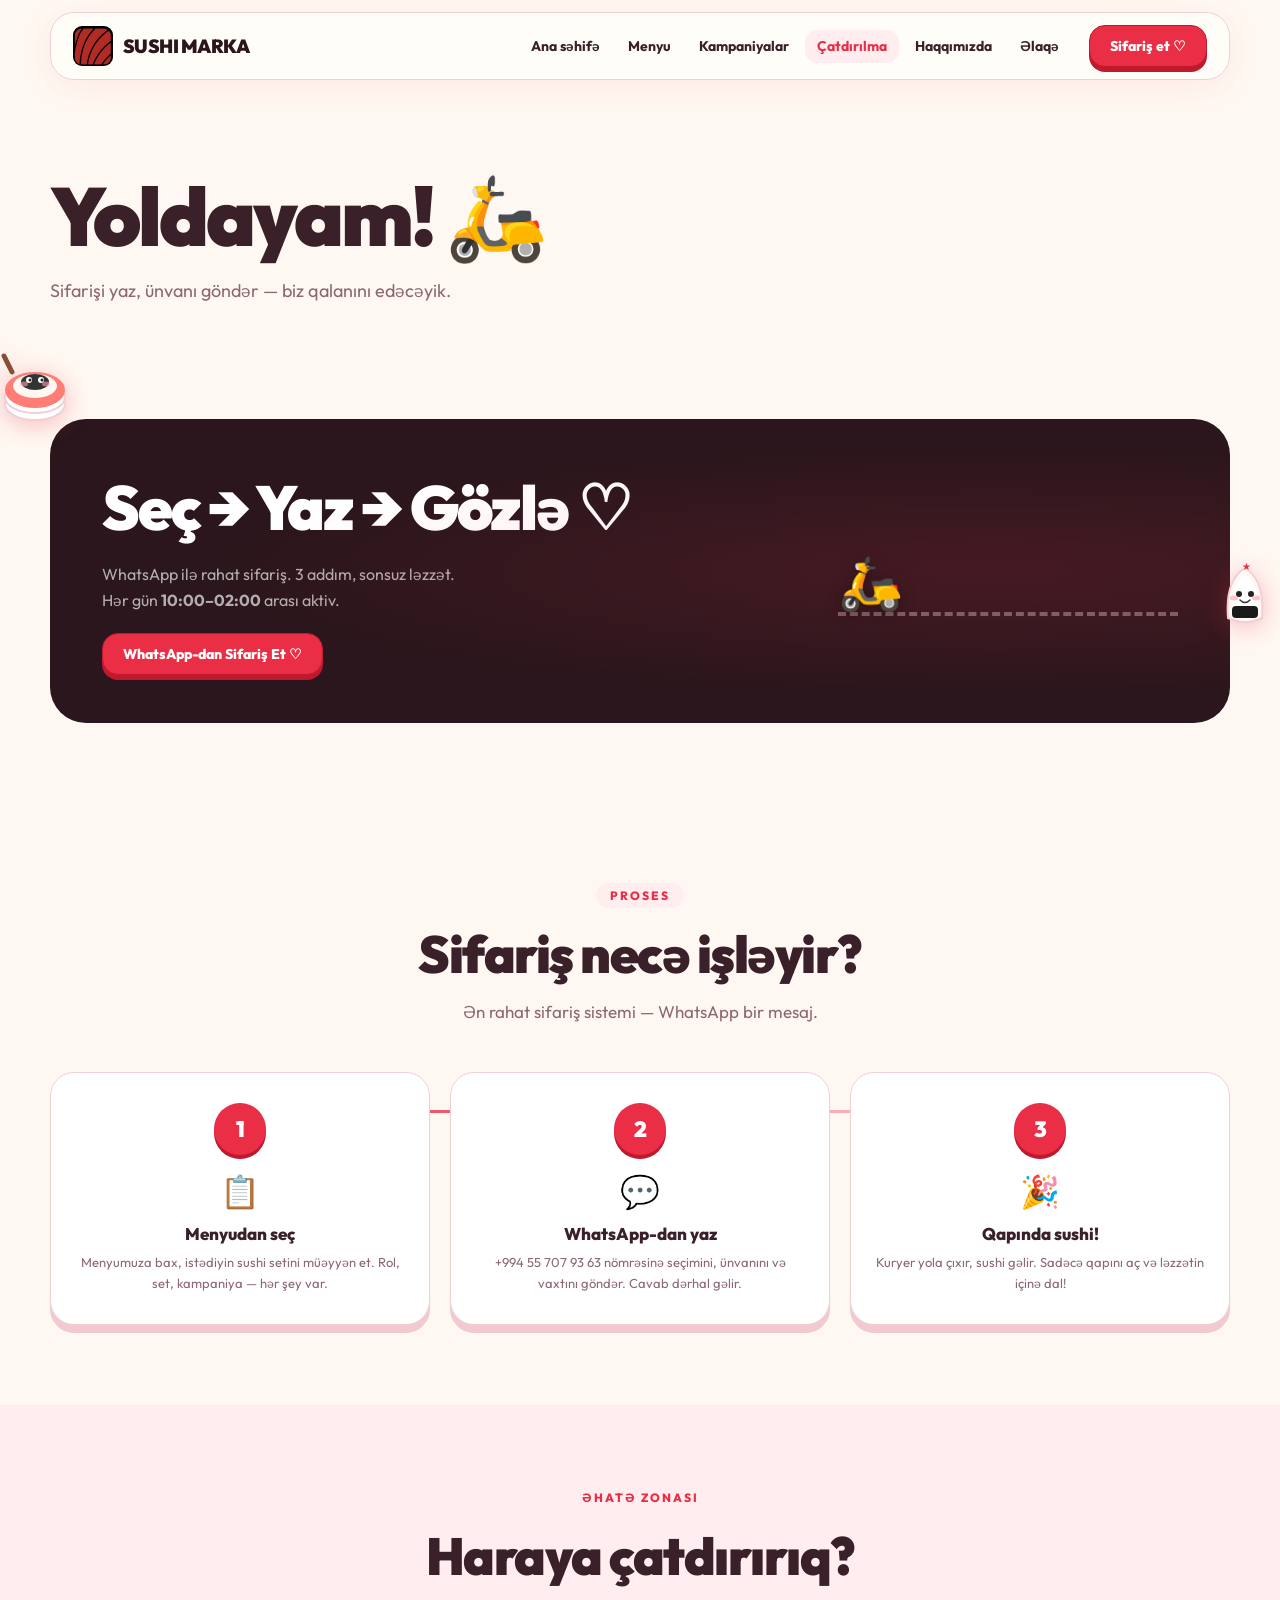
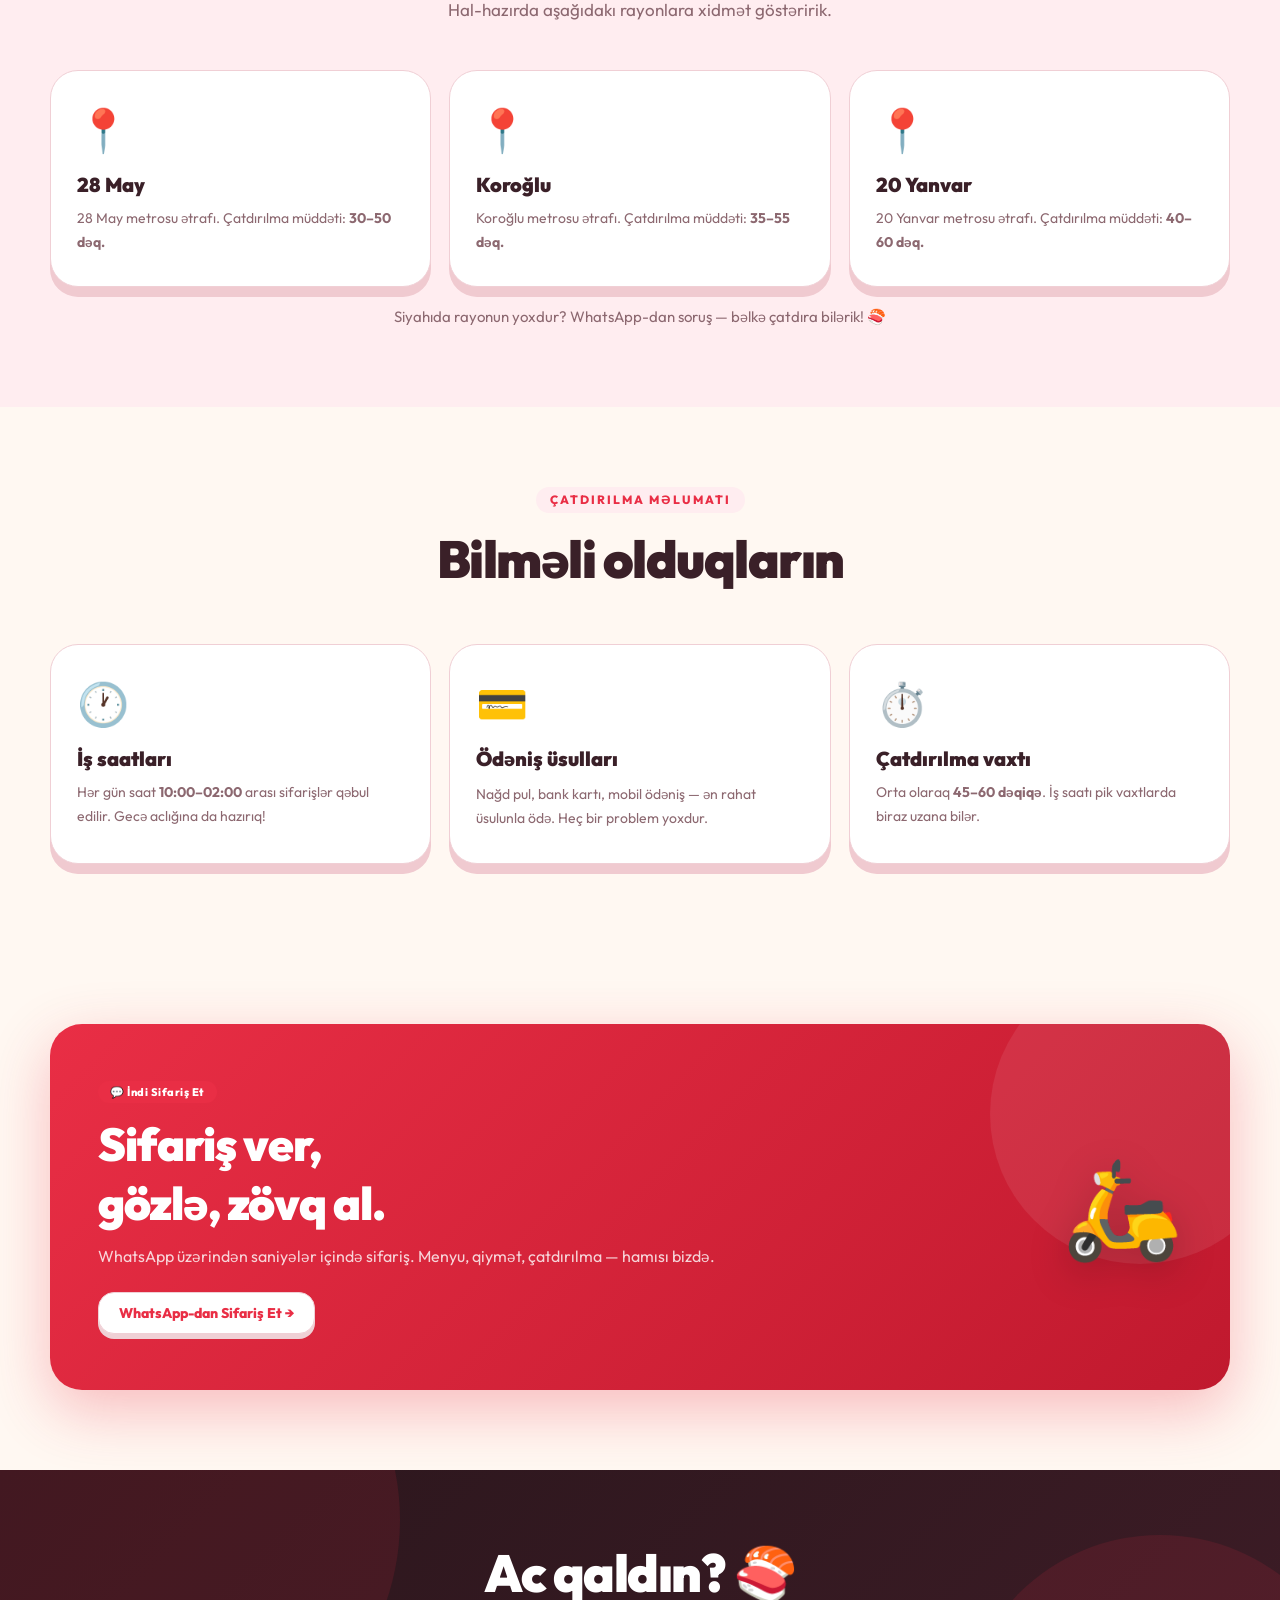
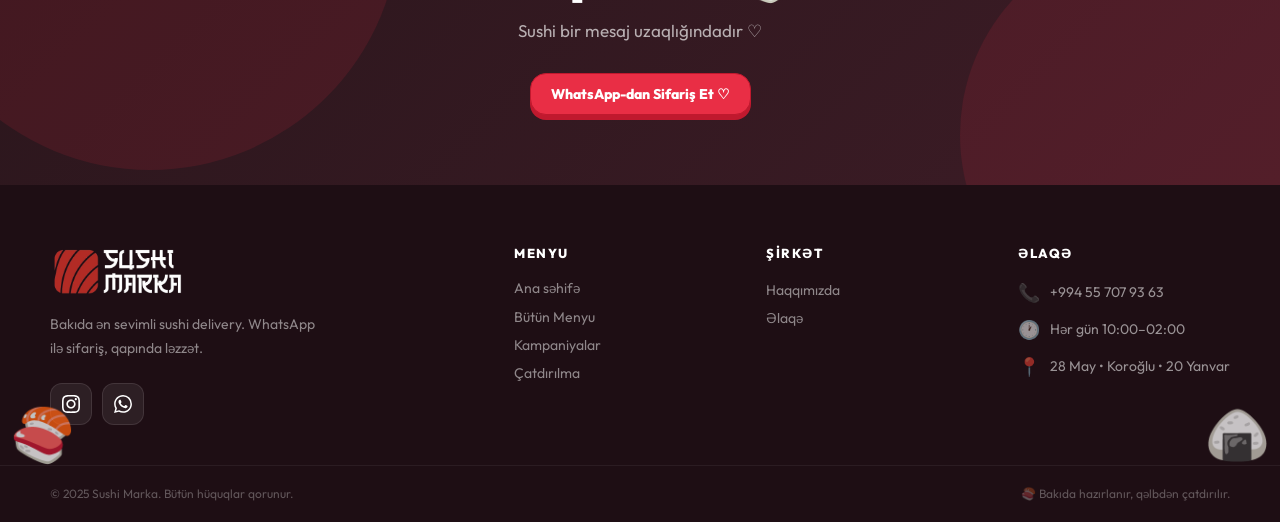
<file: catdirilma.html>
﻿<!doctype html>
<html lang="az">
<head>
  <meta charset="utf-8">
  <meta name="viewport" content="width=device-width,initial-scale=1">
  <title>Çatdırılma | Sushi Marka</title>
  <meta name="description" content="Sushi Marka çatdırılma məlumatı — 28 May, Koroğlu, 20 Yanvar rayonlarına hər gün 10:00-02:00.">
  <link rel="icon" href="assets/images/favicon.png" type="image/png">
  <link rel="stylesheet" href="style.css">
  <style>
    .delivery-full {
      background: var(--dark2);
      border-radius: 36px;
      padding: 52px;
      color: white;
      position: relative;
      overflow: hidden;
      margin-bottom: 28px;
    }
    .delivery-full::before {
      content: '';
      position: absolute;
      inset: 0;
      background: radial-gradient(ellipse at 80% 30%, rgba(233,46,69,.18) 0%, transparent 60%);
      pointer-events: none;
    }
    .delivery-full h2 { font-size: clamp(36px,5vw,58px); font-weight:900; letter-spacing:-2px; margin-bottom:14px; }
    .delivery-full p  { color: rgba(255,255,255,.65); font-size:16px; line-height:1.7; max-width:520px; }
  </style>
</head>
<body>

<header>
  <div class="wrap nav">
    <a class="brand" href="index.html"><img class="brand-icon" src="assets/images/logo-icon.png" alt="Sushi Marka"><span class="brand-text">SUSHI MARKA</span></a>
    <nav class="links">
      <a href="index.html">Ana səhifə</a>
      <a href="menu.html">Menyu</a>
      <a href="kampaniyalar.html">Kampaniyalar</a>
      <a href="catdirilma.html" class="active">Çatdırılma</a>
      <a href="haqqimizda.html">Haqqımızda</a>
      <a href="elaqe.html">Əlaqə</a>
    </nav>
    <a class="btn red" href="https://wa.me/994557079363" target="_blank">Sifariş et ♡</a>
    <button class="hamburger" type="button" aria-label="Menyunu aç" aria-expanded="false">
      <span></span><span></span><span></span>
    </button>
  </div>
</header>

<div class="peek left" aria-hidden="true">
  <svg viewBox="0 0 70 80" xmlns="http://www.w3.org/2000/svg">
    <ellipse cx="35" cy="62" rx="30" ry="16" fill="#fff" stroke="#f0cfd5" stroke-width="2"/>
    <ellipse cx="35" cy="55" rx="30" ry="16" fill="#fff" stroke="#f0cfd5" stroke-width="2"/>
    <ellipse cx="35" cy="48" rx="30" ry="18" fill="#ff7d75"/>
    <ellipse cx="35" cy="44" rx="22" ry="12" fill="#fff8f2"/>
    <ellipse cx="35" cy="40" rx="14" ry="8" fill="#333"/>
    <circle cx="29" cy="38" r="3" fill="white"/><circle cx="41" cy="38" r="3" fill="white"/>
    <circle cx="30" cy="38" r="1.5" fill="#222"/><circle cx="42" cy="38" r="1.5" fill="#222"/>
    <ellipse cx="24" cy="42" rx="4" ry="2.5" fill="#ff9cab" opacity=".6"/>
    <ellipse cx="46" cy="42" rx="4" ry="2.5" fill="#ff9cab" opacity=".6"/>
    <path d="M31 44 Q35 48 39 44" stroke="#333" stroke-width="1.5" fill="none" stroke-linecap="round"/>
    <line x1="12" y1="30" x2="4" y2="14" stroke="#875033" stroke-width="5" stroke-linecap="round"/>
  </svg>
</div>
<div class="peek right" aria-hidden="true">
  <svg viewBox="0 0 70 80" xmlns="http://www.w3.org/2000/svg">
    <path d="M35 10 Q55 22 52 60 Q35 68 18 60 Q15 22 35 10Z" fill="#fff8f2" stroke="#f0cfd5" stroke-width="2"/>
    <path d="M35 16 Q50 26 48 58 Q35 64 22 58 Q20 26 35 16Z" fill="#fff"/>
    <rect x="22" y="48" width="26" height="12" rx="4" fill="#1a1a1a"/>
    <circle cx="29" cy="36" r="3" fill="#222"/><circle cx="41" cy="36" r="3" fill="#222"/>
    <ellipse cx="24" cy="40" rx="4" ry="2.5" fill="#ff9cab" opacity=".6"/>
    <ellipse cx="46" cy="40" rx="4" ry="2.5" fill="#ff9cab" opacity=".6"/>
    <path d="M30 42 Q35 47 40 42" stroke="#333" stroke-width="1.5" fill="none" stroke-linecap="round"/>
    <text x="32" y="12" font-size="10" fill="#e92e45">★</text>
  </svg>
</div>

<main>
  <div class="wrap pagehero">
    <h1>Yoldayam! 🛵</h1>
    <p>Sifarişi yaz, ünvanı göndər — biz qalanını edəcəyik.</p>
  </div>

  <!-- Delivery band animated -->
  <section>
    <div class="wrap">
      <div class="delivery-band fade-up">
        <div>
          <h2>Seç → Yaz → Gözlə ♡</h2>
          <p>WhatsApp ilə rahat sifariş. 3 addım, sonsuz ləzzət.<br>Hər gün <strong>10:00–02:00</strong> arası aktiv.</p>
          <br>
          <a class="btn red" href="https://wa.me/994557079363?text=Sifariş+etmək+istəyirəm" target="_blank">WhatsApp-dan Sifariş Et ♡</a>
        </div>
        <div class="road">
          <div class="scooter">🛵</div>
        </div>
      </div>
    </div>
  </section>

  <!-- How it works -->
  <section>
    <div class="wrap">
      <div class="title fade-up">
        <span class="tag">Proses</span>
        <h2>Sifariş necə işləyir?</h2>
        <p>Ən rahat sifariş sistemi — WhatsApp bir mesaj.</p>
      </div>
      <div class="steps">
        <div class="step fade-up">
          <div class="step-num">1</div>
          <span class="si">📋</span>
          <h3>Menyudan seç</h3>
          <p>Menyumuza bax, istədiyin sushi setini müəyyən et. Rol, set, kampaniya — hər şey var.</p>
        </div>
        <div class="step fade-up">
          <div class="step-num">2</div>
          <span class="si">💬</span>
          <h3>WhatsApp-dan yaz</h3>
          <p>+994 55 707 93 63 nömrəsinə seçimini, ünvanını və vaxtını göndər. Cavab dərhal gəlir.</p>
        </div>
        <div class="step fade-up">
          <div class="step-num">3</div>
          <span class="si">🎉</span>
          <h3>Qapında sushi!</h3>
          <p>Kuryer yola çıxır, sushi gəlir. Sadəcə qapını aç və ləzzətin içinə dal!</p>
        </div>
      </div>
    </div>
  </section>

  <!-- Delivery zones -->
  <section class="bg-pink">
    <div class="wrap">
      <div class="title fade-up">
        <span class="tag">Əhatə zonası</span>
        <h2>Haraya çatdırırıq?</h2>
        <p>Hal-hazırda aşağıdakı rayonlara xidmət göstəririk.</p>
      </div>
      <div class="infos fade-up">
        <div class="info">
          <span class="ii">📍</span>
          <h3>28 May</h3>
          <p>28 May metrosu ətrafı. Çatdırılma müddəti: <strong>30–50 dəq.</strong></p>
        </div>
        <div class="info">
          <span class="ii">📍</span>
          <h3>Koroğlu</h3>
          <p>Koroğlu metrosu ətrafı. Çatdırılma müddəti: <strong>35–55 dəq.</strong></p>
        </div>
        <div class="info">
          <span class="ii">📍</span>
          <h3>20 Yanvar</h3>
          <p>20 Yanvar metrosu ətrafı. Çatdırılma müddəti: <strong>40–60 dəq.</strong></p>
        </div>
      </div>
      <br>
      <p style="text-align:center;color:var(--muted);font-size:15px;">Siyahıda rayonun yoxdur? WhatsApp-dan soruş — bəlkə çatdıra bilərik! 🍣</p>
    </div>
  </section>

  <!-- Info cards -->
  <section>
    <div class="wrap">
      <div class="title fade-up">
        <span class="tag">Çatdırılma məlumatı</span>
        <h2>Bilməli olduqların</h2>
      </div>
      <div class="infos">
        <div class="info fade-up">
          <span class="ii">🕐</span>
          <h3>İş saatları</h3>
          <p>Hər gün saat <strong>10:00–02:00</strong> arası sifarişlər qəbul edilir. Gecə aclığına da hazırıq!</p>
        </div>
        <div class="info fade-up">
          <span class="ii">💳</span>
          <h3>Ödəniş üsulları</h3>
          <p>Nağd pul, bank kartı, mobil ödəniş — ən rahat üsulunla ödə. Heç bir problem yoxdur.</p>
        </div>
        <div class="info fade-up">
          <span class="ii">⏱️</span>
          <h3>Çatdırılma vaxtı</h3>
          <p>Orta olaraq <strong>45–60 dəqiqə</strong>. İş saatı pik vaxtlarda biraz uzana bilər.</p>
        </div>
      </div>
    </div>
  </section>

  <!-- CTA -->
  <section>
    <div class="wrap">
      <div class="promo-banner fade-up">
        <div>
          <span class="badge-red">💬 İndi Sifariş Et</span>
          <h2>Sifariş ver,<br>gözlə, zövq al.</h2>
          <p>WhatsApp üzərindən saniyələr içində sifariş. Menyu, qiymət, çatdırılma — hamısı bizdə.</p>
          <a class="btn" href="https://wa.me/994557079363?text=Sifariş+etmək+istəyirəm" target="_blank" style="background:white;color:#e92e45;">WhatsApp-dan Sifariş Et →</a>
        </div>
        <div class="promo-icon">🛵</div>
      </div>
    </div>
  </section>
</main>

<div class="pre-footer">
  <div class="pre-footer-chars">
    <span class="fc">🛵</span>
    <span class="fc">🍣</span>
  </div>
  <h2>Ac qaldın? 🍣</h2>
  <p>Sushi bir mesaj uzaqlığındadır ♡</p>
  <div class="btns">
    <a class="btn red" href="https://wa.me/994557079363" target="_blank">WhatsApp-dan Sifariş Et ♡</a>
  </div>
</div>

<footer>
  <div class="footer-peek fp-left" aria-hidden="true">🍣</div>
  <div class="footer-peek fp-right" aria-hidden="true">🍙</div>
  <div class="footer-top">
    <div class="wrap footer-grid">
      <div class="footer-brand">
        <img src="assets/images/logo-transparent.png" alt="Sushi Marka Logo" class="footer-logo">
        <p>Bakıda ən sevimli sushi delivery. WhatsApp ilə sifariş, qapında ləzzət.</p>
        <div class="footer-socials">
          <a class="fsoc" href="https://www.instagram.com/sushi_marka/" target="_blank" aria-label="Instagram">
            <svg viewBox="0 0 24 24"><path d="M12 2.163c3.204 0 3.584.012 4.85.07 3.252.148 4.771 1.691 4.919 4.919.058 1.265.069 1.645.069 4.849 0 3.205-.012 3.584-.069 4.849-.149 3.225-1.664 4.771-4.919 4.919-1.266.058-1.644.07-4.85.07-3.204 0-3.584-.012-4.849-.07-3.26-.149-4.771-1.699-4.919-4.92-.058-1.265-.07-1.644-.07-4.849 0-3.204.013-3.583.07-4.849.149-3.227 1.664-4.771 4.919-4.919 1.266-.057 1.645-.069 4.849-.069zm0-2.163c-3.259 0-3.667.014-4.947.072-4.358.2-6.78 2.618-6.98 6.98-.059 1.281-.073 1.689-.073 4.948 0 3.259.014 3.668.072 4.948.2 4.358 2.618 6.78 6.98 6.98 1.281.058 1.689.072 4.948.072 3.259 0 3.668-.014 4.948-.072 4.354-.2 6.782-2.618 6.979-6.98.059-1.28.073-1.689.073-4.948 0-3.259-.014-3.667-.072-4.947-.196-4.354-2.617-6.78-6.979-6.98-1.281-.059-1.69-.073-4.949-.073zm0 5.838c-3.403 0-6.162 2.759-6.162 6.162s2.759 6.163 6.162 6.163 6.162-2.759 6.162-6.163c0-3.403-2.759-6.162-6.162-6.162zm0 10.162c-2.209 0-4-1.79-4-4 0-2.209 1.791-4 4-4s4 1.791 4 4c0 2.21-1.791 4-4 4zm6.406-11.845c-.796 0-1.441.645-1.441 1.44s.645 1.44 1.441 1.44c.795 0 1.439-.645 1.439-1.44s-.644-1.44-1.439-1.44z"/></svg>
          </a>
          <a class="fsoc" href="https://wa.me/994557079363" target="_blank" aria-label="WhatsApp">
            <svg viewBox="0 0 24 24"><path d="M17.472 14.382c-.297-.149-1.758-.867-2.03-.967-.273-.099-.471-.148-.67.15-.197.297-.767.966-.94 1.164-.173.199-.347.223-.644.075-.297-.15-1.255-.463-2.39-1.475-.883-.788-1.48-1.761-1.653-2.059-.173-.297-.018-.458.13-.606.134-.133.298-.347.446-.52.149-.174.198-.298.298-.497.099-.198.05-.371-.025-.52-.075-.149-.669-1.612-.916-2.207-.242-.579-.487-.5-.669-.51-.173-.008-.371-.01-.57-.01-.198 0-.52.074-.792.372-.272.297-1.04 1.016-1.04 2.479 0 1.462 1.065 2.875 1.213 3.074.149.198 2.096 3.2 5.077 4.487.709.306 1.262.489 1.694.625.712.227 1.36.195 1.871.118.571-.085 1.758-.719 2.006-1.413.248-.694.248-1.289.173-1.413-.074-.124-.272-.198-.57-.347m-5.421 7.403h-.004a9.87 9.87 0 01-5.031-1.378l-.361-.214-3.741.982.998-3.648-.235-.374a9.86 9.86 0 01-1.51-5.26c.001-5.45 4.436-9.884 9.888-9.884 2.64 0 5.122 1.03 6.988 2.898a9.825 9.825 0 012.893 6.994c-.003 5.45-4.437 9.884-9.885 9.884m8.413-18.297A11.815 11.815 0 0012.05 0C5.495 0 .16 5.335.157 11.892c0 2.096.547 4.142 1.588 5.945L.057 24l6.305-1.654a11.882 11.882 0 005.683 1.448h.005c6.554 0 11.89-5.335 11.893-11.893a11.821 11.821 0 00-3.48-8.413z"/></svg>
          </a>
        </div>
      </div>
      <div class="footer-col">
        <h4>Menyu</h4>
        <ul>
          <li><a href="index.html">Ana səhifə</a></li>
          <li><a href="menu.html">Bütün Menyu</a></li>
          <li><a href="kampaniyalar.html">Kampaniyalar</a></li>
          <li><a href="catdirilma.html">Çatdırılma</a></li>
        </ul>
      </div>
      <div class="footer-col">
        <h4>Şirkət</h4>
        <ul>
          <li><a href="haqqimizda.html">Haqqımızda</a></li>
          <li><a href="elaqe.html">Əlaqə</a></li>
        </ul>
      </div>
      <div class="footer-col">
        <h4>Əlaqə</h4>
        <div class="footer-contact-item"><span class="fci">📞</span><a href="tel:+994557079363">+994 55 707 93 63</a></div>
        <div class="footer-contact-item"><span class="fci">🕐</span><span>Hər gün 10:00–02:00</span></div>
        <div class="footer-contact-item"><span class="fci">📍</span><span>28 May • Koroğlu • 20 Yanvar</span></div>
      </div>
    </div>
  </div>
  <div class="wrap footer-bottom">
    <p>© 2025 Sushi Marka. Bütün hüquqlar qorunur.</p>
    <p>🍣 Bakıda hazırlanır, qəlbdən çatdırılır.</p>
  </div>
</footer>
<button id="scrollTop" onclick="window.scrollTo({top:0,behavior:'smooth'})" aria-label="Yuxarı qayıt">↑</button>
<script src="script.js"></script>
</body>
</html>
</file>
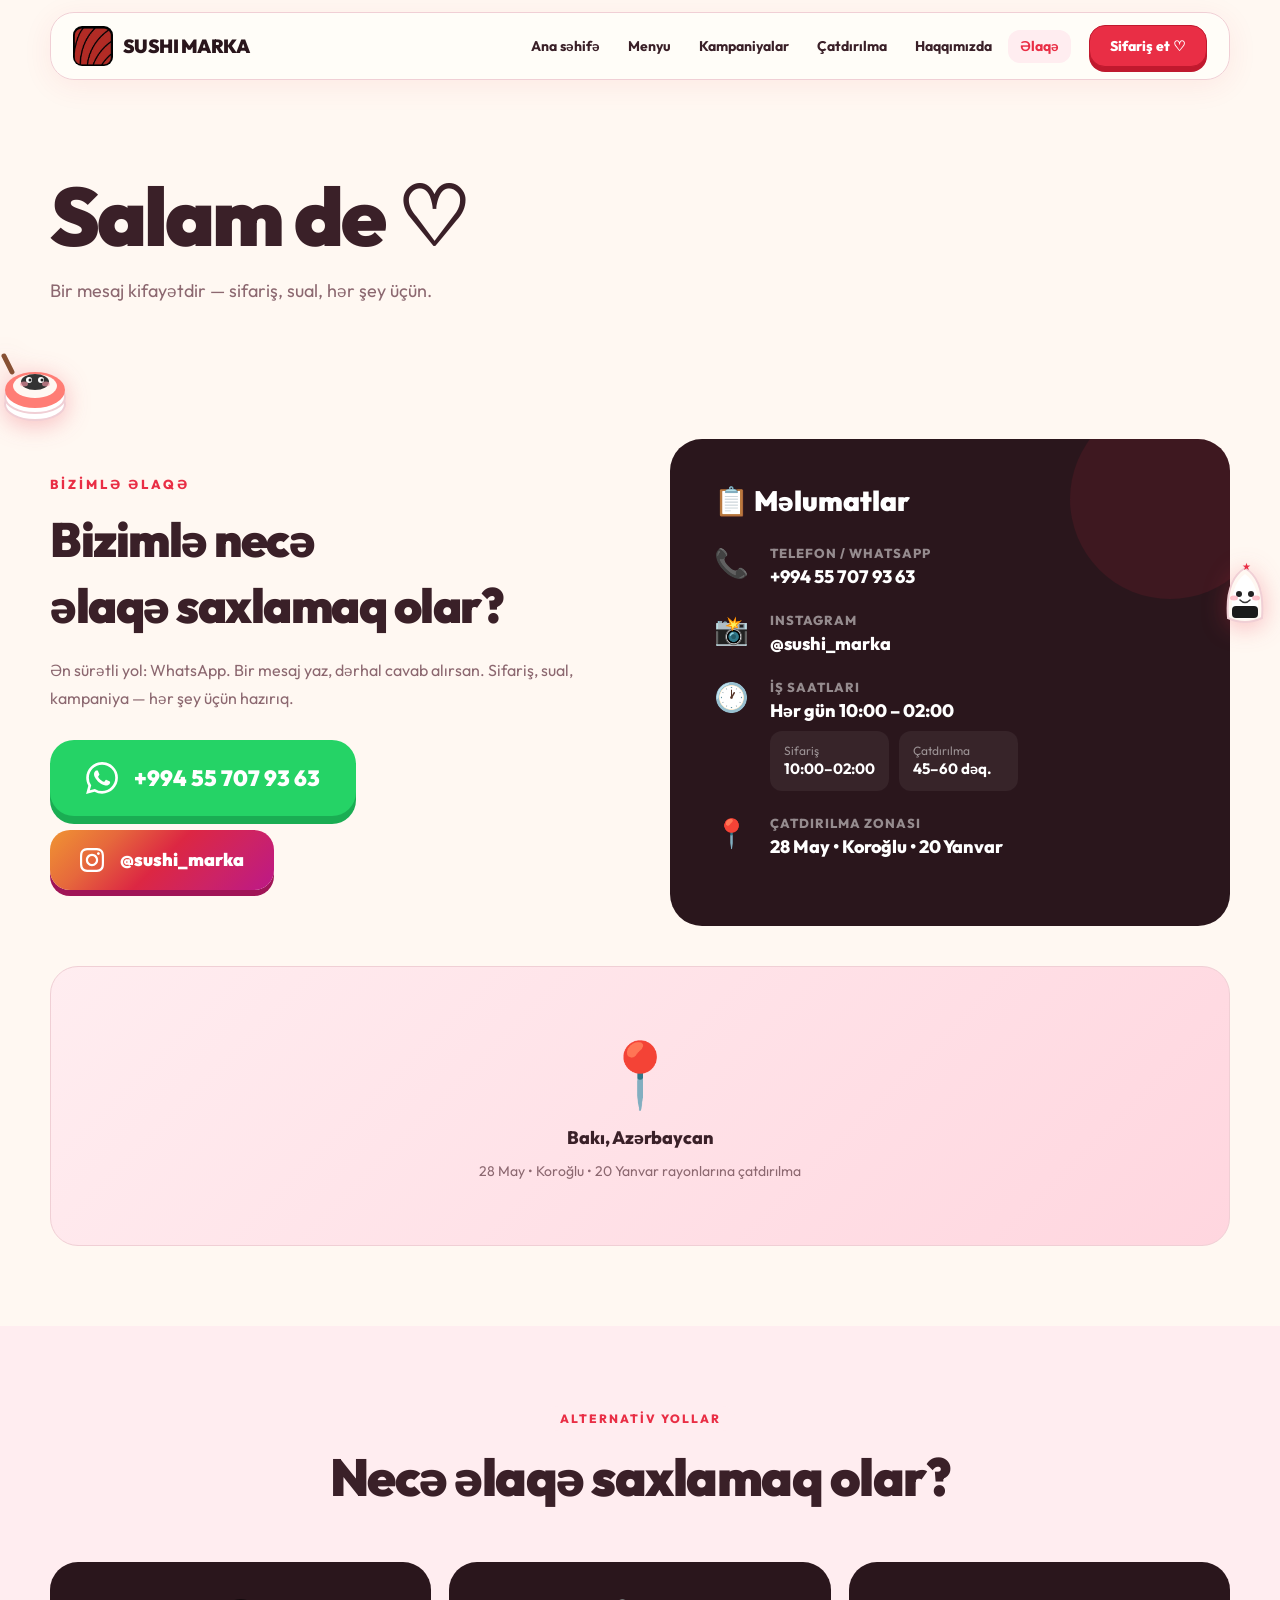
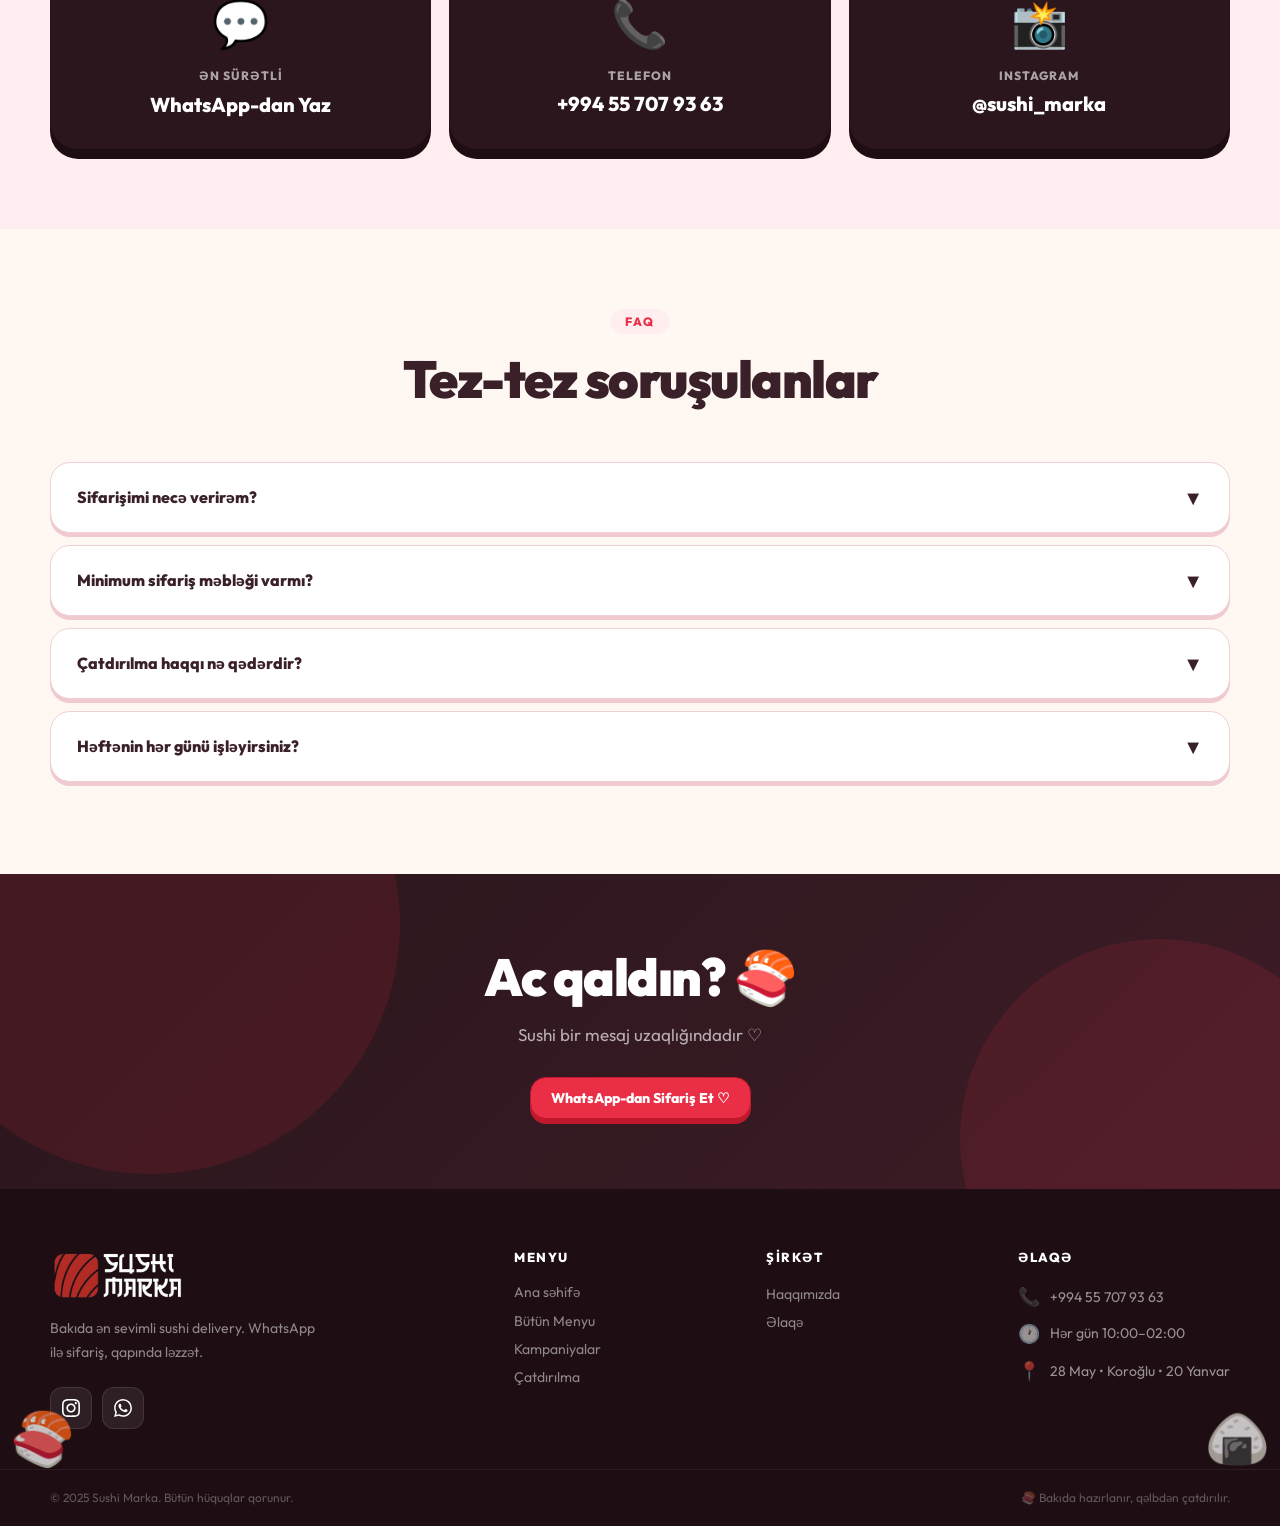
<file: elaqe.html>
﻿<!doctype html>
<html lang="az">
<head>
  <meta charset="utf-8">
  <meta name="viewport" content="width=device-width,initial-scale=1">
  <title>Əlaqə | Sushi Marka</title>
  <meta name="description" content="Sushi Marka ilə əlaqə — WhatsApp, Instagram, telefon. Sifariş üçün bir mesaj yazın.">
  <link rel="icon" href="assets/images/favicon.png" type="image/png">
  <link rel="stylesheet" href="style.css">
  <style>
    .contact-hero {
      display: grid;
      grid-template-columns: 1fr 1fr;
      gap: 60px;
      align-items: center;
      margin-top: 20px;
    }
    .wa-big-btn {
      display: flex;
      align-items: center;
      gap: 16px;
      background: #25d366;
      color: white;
      padding: 22px 36px;
      border-radius: 24px;
      font-size: 22px;
      font-weight: 900;
      text-decoration: none;
      box-shadow: 0 8px 0 #1aad53;
      transition: transform .2s, box-shadow .2s;
      width: fit-content;
      margin-top: 28px;
    }
    .wa-big-btn:hover { transform: translateY(-4px); box-shadow: 0 12px 0 #1aad53; }
    .wa-big-btn svg { width: 32px; height: 32px; fill: white; }
    .insta-btn {
      display: flex;
      align-items: center;
      gap: 16px;
      background: linear-gradient(135deg, #f09433, #e6683c 25%, #dc2743 50%, #cc2366 75%, #bc1888);
      color: white;
      padding: 18px 30px;
      border-radius: 20px;
      font-size: 18px;
      font-weight: 900;
      text-decoration: none;
      box-shadow: 0 6px 0 #a01557;
      transition: transform .2s, box-shadow .2s;
      width: fit-content;
      margin-top: 14px;
    }
    .insta-btn:hover { transform: translateY(-3px); box-shadow: 0 9px 0 #a01557; }
    .contact-info-card {
      background: var(--dark2);
      color: white;
      border-radius: 32px;
      padding: 44px;
      position: relative;
      overflow: hidden;
    }
    .contact-info-card::before {
      content: '';
      position: absolute;
      top: -40px; right: -40px;
      width: 200px; height: 200px;
      border-radius: 50%;
      background: rgba(233,46,69,.1);
    }
    .contact-info-card h2 { font-size: 28px; font-weight: 900; margin-bottom: 24px; }
    .cil { display: flex; align-items: flex-start; gap: 16px; margin-bottom: 24px; }
    .cil-icon { font-size: 28px; min-width: 40px; }
    .cil-text h4 { font-size: 13px; font-weight: 800; letter-spacing: 1px; text-transform: uppercase; opacity: .5; margin-bottom: 4px; }
    .cil-text p, .cil-text a { font-size: 18px; font-weight: 800; color: white; }
    .hours-grid { display: grid; grid-template-columns: 1fr 1fr; gap: 10px; margin-top: 4px; }
    .hours-item { background: rgba(255,255,255,.06); border-radius: 12px; padding: 12px 14px; }
    .hours-item span { font-size: 12px; opacity: .5; display: block; }
    .hours-item strong { font-size: 15px; }
    .map-placeholder {
      background: linear-gradient(135deg, var(--pink2) 0%, var(--pink) 100%);
      border-radius: 28px;
      height: 280px;
      display: flex;
      align-items: center;
      justify-content: center;
      flex-direction: column;
      gap: 12px;
      border: 1.5px solid var(--border);
      margin-top: 40px;
    }
    .map-placeholder .mi { font-size: 64px; }
    .map-placeholder p { font-size: 18px; font-weight: 800; color: var(--text); text-align: center; }
    .map-placeholder small { color: var(--muted); font-size: 14px; }
    @media(max-width:700px){.contact-hero{grid-template-columns:1fr}}
  </style>
</head>
<body>

<header>
  <div class="wrap nav">
    <a class="brand" href="index.html"><img class="brand-icon" src="assets/images/logo-icon.png" alt="Sushi Marka"><span class="brand-text">SUSHI MARKA</span></a>
    <nav class="links">
      <a href="index.html">Ana səhifə</a>
      <a href="menu.html">Menyu</a>
      <a href="kampaniyalar.html">Kampaniyalar</a>
      <a href="catdirilma.html">Çatdırılma</a>
      <a href="haqqimizda.html">Haqqımızda</a>
      <a href="elaqe.html" class="active">Əlaqə</a>
    </nav>
    <a class="btn red" href="https://wa.me/994557079363" target="_blank">Sifariş et ♡</a>
    <button class="hamburger" type="button" aria-label="Menyunu aç" aria-expanded="false">
      <span></span><span></span><span></span>
    </button>
  </div>
</header>

<div class="peek left" aria-hidden="true">
  <svg viewBox="0 0 70 80" xmlns="http://www.w3.org/2000/svg">
    <ellipse cx="35" cy="62" rx="30" ry="16" fill="#fff" stroke="#f0cfd5" stroke-width="2"/>
    <ellipse cx="35" cy="55" rx="30" ry="16" fill="#fff" stroke="#f0cfd5" stroke-width="2"/>
    <ellipse cx="35" cy="48" rx="30" ry="18" fill="#ff7d75"/>
    <ellipse cx="35" cy="44" rx="22" ry="12" fill="#fff8f2"/>
    <ellipse cx="35" cy="40" rx="14" ry="8" fill="#333"/>
    <circle cx="29" cy="38" r="3" fill="white"/><circle cx="41" cy="38" r="3" fill="white"/>
    <circle cx="30" cy="38" r="1.5" fill="#222"/><circle cx="42" cy="38" r="1.5" fill="#222"/>
    <ellipse cx="24" cy="42" rx="4" ry="2.5" fill="#ff9cab" opacity=".6"/>
    <ellipse cx="46" cy="42" rx="4" ry="2.5" fill="#ff9cab" opacity=".6"/>
    <path d="M31 44 Q35 48 39 44" stroke="#333" stroke-width="1.5" fill="none" stroke-linecap="round"/>
    <line x1="12" y1="30" x2="4" y2="14" stroke="#875033" stroke-width="5" stroke-linecap="round"/>
  </svg>
</div>
<div class="peek right" aria-hidden="true">
  <svg viewBox="0 0 70 80" xmlns="http://www.w3.org/2000/svg">
    <path d="M35 10 Q55 22 52 60 Q35 68 18 60 Q15 22 35 10Z" fill="#fff8f2" stroke="#f0cfd5" stroke-width="2"/>
    <path d="M35 16 Q50 26 48 58 Q35 64 22 58 Q20 26 35 16Z" fill="#fff"/>
    <rect x="22" y="48" width="26" height="12" rx="4" fill="#1a1a1a"/>
    <circle cx="29" cy="36" r="3" fill="#222"/><circle cx="41" cy="36" r="3" fill="#222"/>
    <ellipse cx="24" cy="40" rx="4" ry="2.5" fill="#ff9cab" opacity=".6"/>
    <ellipse cx="46" cy="40" rx="4" ry="2.5" fill="#ff9cab" opacity=".6"/>
    <path d="M30 42 Q35 47 40 42" stroke="#333" stroke-width="1.5" fill="none" stroke-linecap="round"/>
    <text x="32" y="12" font-size="10" fill="#e92e45">★</text>
  </svg>
</div>

<main>
  <div class="wrap pagehero">
    <h1>Salam de ♡</h1>
    <p>Bir mesaj kifayətdir — sifariş, sual, hər şey üçün.</p>
  </div>

  <!-- Contact hero -->
  <section>
    <div class="wrap">
      <div class="contact-hero">

        <div class="fade-up">
          <small style="font-size:13px;font-weight:800;letter-spacing:3px;color:var(--red);text-transform:uppercase;display:block;margin-bottom:14px;">Bizimlə əlaqə</small>
          <h2 style="font-size:clamp(32px,4.5vw,48px);font-weight:900;letter-spacing:-1.5px;margin-bottom:16px;">Bizimlə necə<br>əlaqə saxlamaq olar?</h2>
          <p style="color:var(--muted);font-size:16px;line-height:1.75;margin-bottom:8px;">Ən sürətli yol: WhatsApp. Bir mesaj yaz, dərhal cavab alırsan. Sifariş, sual, kampaniya — hər şey üçün hazırıq.</p>

          <a class="wa-big-btn" href="https://wa.me/994557079363" target="_blank">
            <svg viewBox="0 0 24 24"><path d="M17.472 14.382c-.297-.149-1.758-.867-2.03-.967-.273-.099-.471-.148-.67.15-.197.297-.767.966-.94 1.164-.173.199-.347.223-.644.075-.297-.15-1.255-.463-2.39-1.475-.883-.788-1.48-1.761-1.653-2.059-.173-.297-.018-.458.13-.606.134-.133.298-.347.446-.52.149-.174.198-.298.298-.497.099-.198.05-.371-.025-.52-.075-.149-.669-1.612-.916-2.207-.242-.579-.487-.5-.669-.51-.173-.008-.371-.01-.57-.01-.198 0-.52.074-.792.372-.272.297-1.04 1.016-1.04 2.479 0 1.462 1.065 2.875 1.213 3.074.149.198 2.096 3.2 5.077 4.487.709.306 1.262.489 1.694.625.712.227 1.36.195 1.871.118.571-.085 1.758-.719 2.006-1.413.248-.694.248-1.289.173-1.413-.074-.124-.272-.198-.57-.347m-5.421 7.403h-.004a9.87 9.87 0 01-5.031-1.378l-.361-.214-3.741.982.998-3.648-.235-.374a9.86 9.86 0 01-1.51-5.26c.001-5.45 4.436-9.884 9.888-9.884 2.64 0 5.122 1.03 6.988 2.898a9.825 9.825 0 012.893 6.994c-.003 5.45-4.437 9.884-9.885 9.884m8.413-18.297A11.815 11.815 0 0012.05 0C5.495 0 .16 5.335.157 11.892c0 2.096.547 4.142 1.588 5.945L.057 24l6.305-1.654a11.882 11.882 0 005.683 1.448h.005c6.554 0 11.89-5.335 11.893-11.893a11.821 11.821 0 00-3.48-8.413z"/></svg>
            +994 55 707 93 63
          </a>

          <a class="insta-btn" href="https://www.instagram.com/sushi_marka/" target="_blank">
            <svg viewBox="0 0 24 24" style="width:24px;height:24px;fill:white"><path d="M12 2.163c3.204 0 3.584.012 4.85.07 3.252.148 4.771 1.691 4.919 4.919.058 1.265.069 1.645.069 4.849 0 3.205-.012 3.584-.069 4.849-.149 3.225-1.664 4.771-4.919 4.919-1.266.058-1.644.07-4.85.07-3.204 0-3.584-.012-4.849-.07-3.26-.149-4.771-1.699-4.919-4.92-.058-1.265-.07-1.644-.07-4.849 0-3.204.013-3.583.07-4.849.149-3.227 1.664-4.771 4.919-4.919 1.266-.057 1.645-.069 4.849-.069zm0-2.163c-3.259 0-3.667.014-4.947.072-4.358.2-6.78 2.618-6.98 6.98-.059 1.281-.073 1.689-.073 4.948 0 3.259.014 3.668.072 4.948.2 4.358 2.618 6.78 6.98 6.98 1.281.058 1.689.072 4.948.072 3.259 0 3.668-.014 4.948-.072 4.354-.2 6.782-2.618 6.979-6.98.059-1.28.073-1.689.073-4.948 0-3.259-.014-3.667-.072-4.947-.196-4.354-2.617-6.78-6.979-6.98-1.281-.059-1.69-.073-4.949-.073zm0 5.838c-3.403 0-6.162 2.759-6.162 6.162s2.759 6.163 6.162 6.163 6.162-2.759 6.162-6.163c0-3.403-2.759-6.162-6.162-6.162zm0 10.162c-2.209 0-4-1.79-4-4 0-2.209 1.791-4 4-4s4 1.791 4 4c0 2.21-1.791 4-4 4zm6.406-11.845c-.796 0-1.441.645-1.441 1.44s.645 1.44 1.441 1.44c.795 0 1.439-.645 1.439-1.44s-.644-1.44-1.439-1.44z"/></svg>
            @sushi_marka
          </a>
        </div>

        <div class="contact-info-card fade-up">
          <h2>📋 Məlumatlar</h2>
          <div class="cil">
            <span class="cil-icon">📞</span>
            <div class="cil-text">
              <h4>Telefon / WhatsApp</h4>
              <a href="tel:+994557079363">+994 55 707 93 63</a>
            </div>
          </div>
          <div class="cil">
            <span class="cil-icon">📸</span>
            <div class="cil-text">
              <h4>Instagram</h4>
              <a href="https://www.instagram.com/sushi_marka/" target="_blank">@sushi_marka</a>
            </div>
          </div>
          <div class="cil">
            <span class="cil-icon">🕐</span>
            <div class="cil-text">
              <h4>İş saatları</h4>
              <p>Hər gün 10:00 – 02:00</p>
              <div class="hours-grid" style="margin-top:8px;">
                <div class="hours-item"><span>Sifariş</span><strong>10:00–02:00</strong></div>
                <div class="hours-item"><span>Çatdırılma</span><strong>45–60 dəq.</strong></div>
              </div>
            </div>
          </div>
          <div class="cil">
            <span class="cil-icon">📍</span>
            <div class="cil-text">
              <h4>Çatdırılma zonası</h4>
              <p>28 May • Koroğlu • 20 Yanvar</p>
            </div>
          </div>
        </div>

      </div>

      <!-- Map placeholder -->
      <div class="map-placeholder fade-up">
        <span class="mi">📍</span>
        <p>Bakı, Azərbaycan</p>
        <small>28 May • Koroğlu • 20 Yanvar rayonlarına çatdırılma</small>
      </div>
    </div>
  </section>

  <!-- Contact cards -->
  <section class="bg-pink">
    <div class="wrap">
      <div class="title fade-up">
        <span class="tag">Alternativ Yollar</span>
        <h2>Necə əlaqə saxlamaq olar?</h2>
      </div>
      <div class="contact-grid fade-up">

        <div class="contact-card">
          <span class="ci">💬</span>
          <h3>Ən Sürətli</h3>
          <p><a href="https://wa.me/994557079363" target="_blank">WhatsApp-dan Yaz</a></p>
        </div>

        <div class="contact-card">
          <span class="ci">📞</span>
          <h3>Telefon</h3>
          <p><a href="tel:+994557079363">+994 55 707 93 63</a></p>
        </div>

        <div class="contact-card">
          <span class="ci">📸</span>
          <h3>Instagram</h3>
          <p><a href="https://www.instagram.com/sushi_marka/" target="_blank">@sushi_marka</a></p>
        </div>

      </div>
    </div>
  </section>

  <!-- FAQ -->
  <section>
    <div class="wrap">
      <div class="title fade-up">
        <span class="tag">FAQ</span>
        <h2>Tez-tez soruşulanlar</h2>
      </div>
      <div class="faq fade-up">

        <div class="faq-item">
          <button class="faq-q" onclick="toggleFaq(this)">
            Sifarişimi necə verirəm? <span class="arr">▼</span>
          </button>
          <div class="faq-a">Çox sadədir! WhatsApp-da +994 55 707 93 63 nömrəsinə istədiyin sushi setini, ünvanını və vaxtını yaz. Dərhal cavab alacaqsan.</div>
        </div>

        <div class="faq-item">
          <button class="faq-q" onclick="toggleFaq(this)">
            Minimum sifariş məbləği varmı? <span class="arr">▼</span>
          </button>
          <div class="faq-a">Minimum sifariş məbləği haqqında WhatsApp-dan soruşa bilərsən. Bizim məqsəd mümkün qədər çox insana sushi çatdırmaqdır!</div>
        </div>

        <div class="faq-item">
          <button class="faq-q" onclick="toggleFaq(this)">
            Çatdırılma haqqı nə qədərdir? <span class="arr">▼</span>
          </button>
          <div class="faq-a">Çatdırılma haqqı rayona görə dəyişir. Dəqiq məlumat üçün WhatsApp-dan soruşun, sizə dərhal bildirəcəyik.</div>
        </div>

        <div class="faq-item">
          <button class="faq-q" onclick="toggleFaq(this)">
            Həftənin hər günü işləyirsiniz? <span class="arr">▼</span>
          </button>
          <div class="faq-a">Bəli! Həftənin 7 günü, hər gün saat 10:00-dan 02:00-a qədər aktíviq. Bazar günləri də, bayram günləri də!</div>
        </div>

      </div>
    </div>
  </section>
</main>

<div class="pre-footer">
  <div class="pre-footer-chars">
    <span class="fc">💬</span>
    <span class="fc">🍣</span>
  </div>
  <h2>Ac qaldın? 🍣</h2>
  <p>Sushi bir mesaj uzaqlığındadır ♡</p>
  <div class="btns">
    <a class="btn red" href="https://wa.me/994557079363" target="_blank">WhatsApp-dan Sifariş Et ♡</a>
  </div>
</div>

<footer>
  <div class="footer-peek fp-left" aria-hidden="true">🍣</div>
  <div class="footer-peek fp-right" aria-hidden="true">🍙</div>
  <div class="footer-top">
    <div class="wrap footer-grid">
      <div class="footer-brand">
        <img src="assets/images/logo-transparent.png" alt="Sushi Marka Logo" class="footer-logo">
        <p>Bakıda ən sevimli sushi delivery. WhatsApp ilə sifariş, qapında ləzzət.</p>
        <div class="footer-socials">
          <a class="fsoc" href="https://www.instagram.com/sushi_marka/" target="_blank" aria-label="Instagram">
            <svg viewBox="0 0 24 24"><path d="M12 2.163c3.204 0 3.584.012 4.85.07 3.252.148 4.771 1.691 4.919 4.919.058 1.265.069 1.645.069 4.849 0 3.205-.012 3.584-.069 4.849-.149 3.225-1.664 4.771-4.919 4.919-1.266.058-1.644.07-4.85.07-3.204 0-3.584-.012-4.849-.07-3.26-.149-4.771-1.699-4.919-4.92-.058-1.265-.07-1.644-.07-4.849 0-3.204.013-3.583.07-4.849.149-3.227 1.664-4.771 4.919-4.919 1.266-.057 1.645-.069 4.849-.069zm0-2.163c-3.259 0-3.667.014-4.947.072-4.358.2-6.78 2.618-6.98 6.98-.059 1.281-.073 1.689-.073 4.948 0 3.259.014 3.668.072 4.948.2 4.358 2.618 6.78 6.98 6.98 1.281.058 1.689.072 4.948.072 3.259 0 3.668-.014 4.948-.072 4.354-.2 6.782-2.618 6.979-6.98.059-1.28.073-1.689.073-4.948 0-3.259-.014-3.667-.072-4.947-.196-4.354-2.617-6.78-6.979-6.98-1.281-.059-1.69-.073-4.949-.073zm0 5.838c-3.403 0-6.162 2.759-6.162 6.162s2.759 6.163 6.162 6.163 6.162-2.759 6.162-6.163c0-3.403-2.759-6.162-6.162-6.162zm0 10.162c-2.209 0-4-1.79-4-4 0-2.209 1.791-4 4-4s4 1.791 4 4c0 2.21-1.791 4-4 4zm6.406-11.845c-.796 0-1.441.645-1.441 1.44s.645 1.44 1.441 1.44c.795 0 1.439-.645 1.439-1.44s-.644-1.44-1.439-1.44z"/></svg>
          </a>
          <a class="fsoc" href="https://wa.me/994557079363" target="_blank" aria-label="WhatsApp">
            <svg viewBox="0 0 24 24"><path d="M17.472 14.382c-.297-.149-1.758-.867-2.03-.967-.273-.099-.471-.148-.67.15-.197.297-.767.966-.94 1.164-.173.199-.347.223-.644.075-.297-.15-1.255-.463-2.39-1.475-.883-.788-1.48-1.761-1.653-2.059-.173-.297-.018-.458.13-.606.134-.133.298-.347.446-.52.149-.174.198-.298.298-.497.099-.198.05-.371-.025-.52-.075-.149-.669-1.612-.916-2.207-.242-.579-.487-.5-.669-.51-.173-.008-.371-.01-.57-.01-.198 0-.52.074-.792.372-.272.297-1.04 1.016-1.04 2.479 0 1.462 1.065 2.875 1.213 3.074.149.198 2.096 3.2 5.077 4.487.709.306 1.262.489 1.694.625.712.227 1.36.195 1.871.118.571-.085 1.758-.719 2.006-1.413.248-.694.248-1.289.173-1.413-.074-.124-.272-.198-.57-.347m-5.421 7.403h-.004a9.87 9.87 0 01-5.031-1.378l-.361-.214-3.741.982.998-3.648-.235-.374a9.86 9.86 0 01-1.51-5.26c.001-5.45 4.436-9.884 9.888-9.884 2.64 0 5.122 1.03 6.988 2.898a9.825 9.825 0 012.893 6.994c-.003 5.45-4.437 9.884-9.885 9.884m8.413-18.297A11.815 11.815 0 0012.05 0C5.495 0 .16 5.335.157 11.892c0 2.096.547 4.142 1.588 5.945L.057 24l6.305-1.654a11.882 11.882 0 005.683 1.448h.005c6.554 0 11.89-5.335 11.893-11.893a11.821 11.821 0 00-3.48-8.413z"/></svg>
          </a>
        </div>
      </div>
      <div class="footer-col">
        <h4>Menyu</h4>
        <ul>
          <li><a href="index.html">Ana səhifə</a></li>
          <li><a href="menu.html">Bütün Menyu</a></li>
          <li><a href="kampaniyalar.html">Kampaniyalar</a></li>
          <li><a href="catdirilma.html">Çatdırılma</a></li>
        </ul>
      </div>
      <div class="footer-col">
        <h4>Şirkət</h4>
        <ul>
          <li><a href="haqqimizda.html">Haqqımızda</a></li>
          <li><a href="elaqe.html">Əlaqə</a></li>
        </ul>
      </div>
      <div class="footer-col">
        <h4>Əlaqə</h4>
        <div class="footer-contact-item"><span class="fci">📞</span><a href="tel:+994557079363">+994 55 707 93 63</a></div>
        <div class="footer-contact-item"><span class="fci">🕐</span><span>Hər gün 10:00–02:00</span></div>
        <div class="footer-contact-item"><span class="fci">📍</span><span>28 May • Koroğlu • 20 Yanvar</span></div>
      </div>
    </div>
  </div>
  <div class="wrap footer-bottom">
    <p>© 2025 Sushi Marka. Bütün hüquqlar qorunur.</p>
    <p>🍣 Bakıda hazırlanır, qəlbdən çatdırılır.</p>
  </div>
</footer>
<button id="scrollTop" onclick="window.scrollTo({top:0,behavior:'smooth'})" aria-label="Yuxarı qayıt">↑</button>
<script src="script.js"></script>
</body>
</html>
</file>
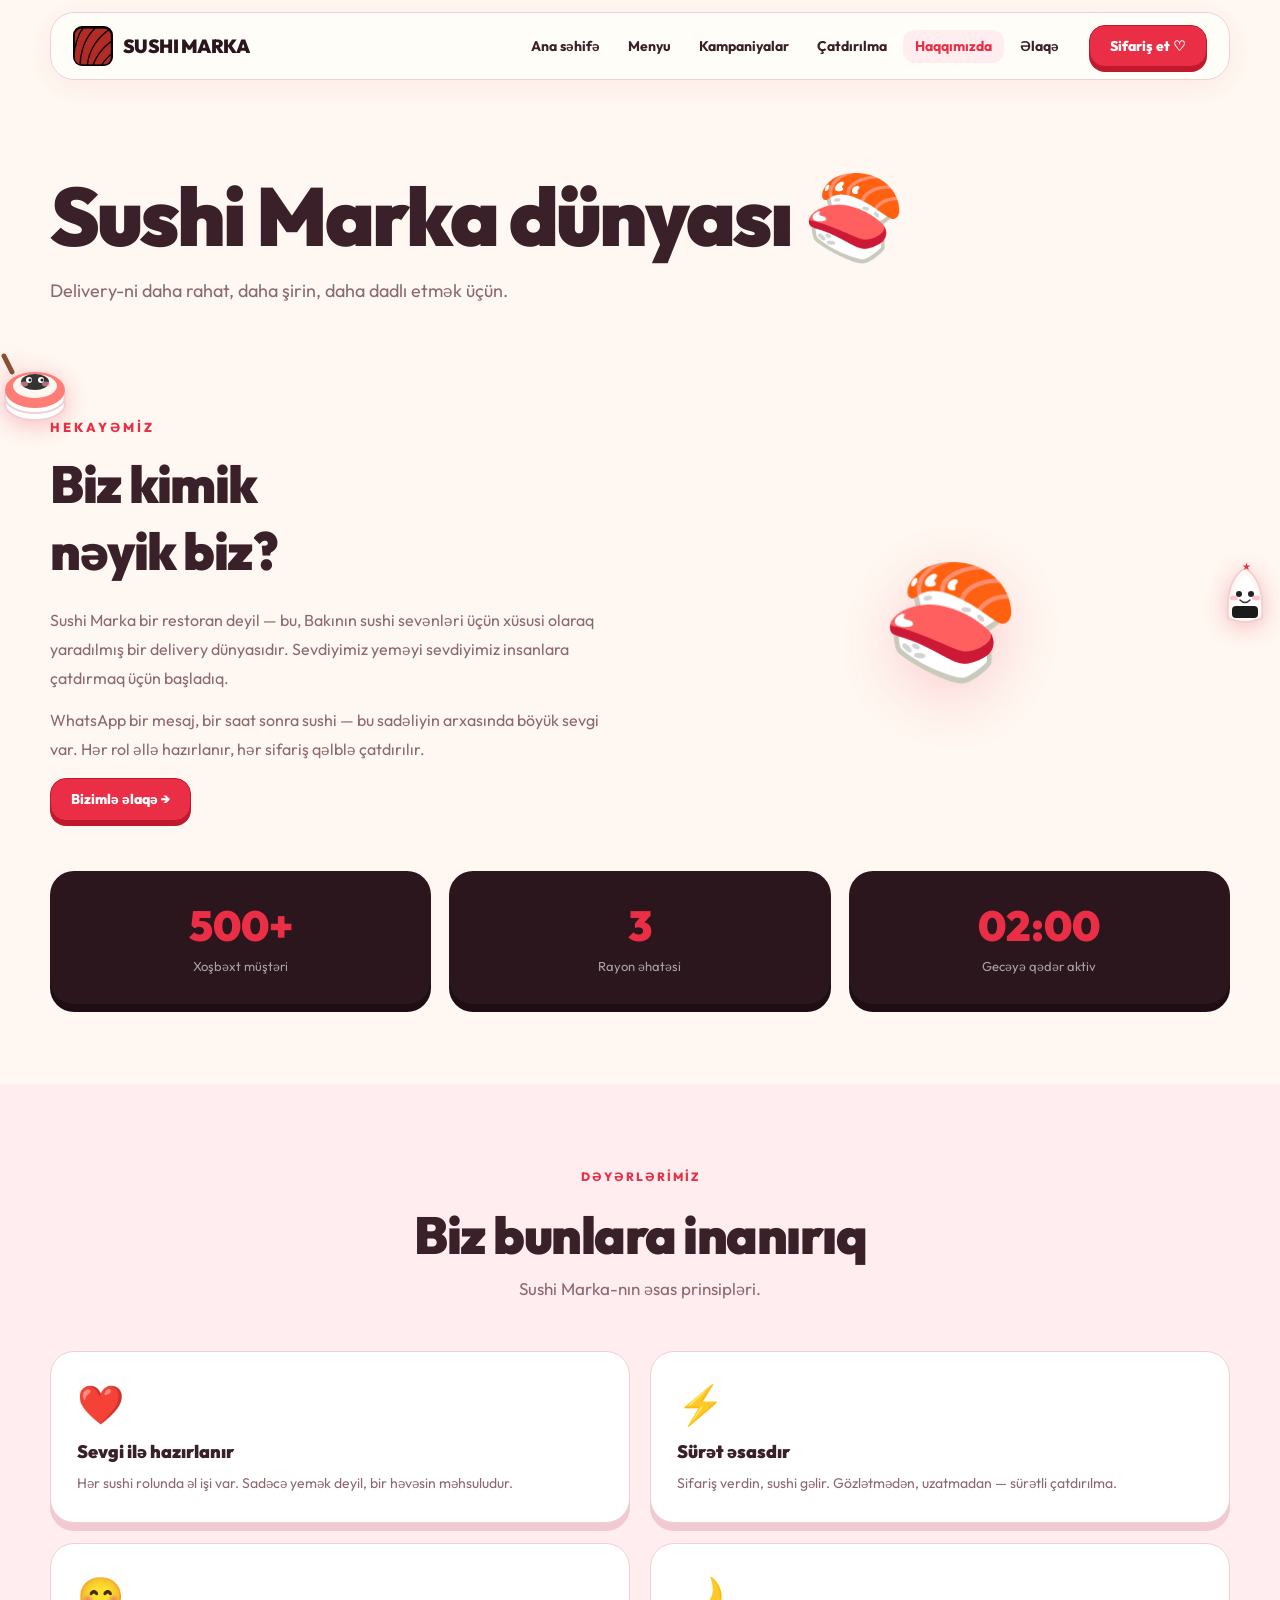
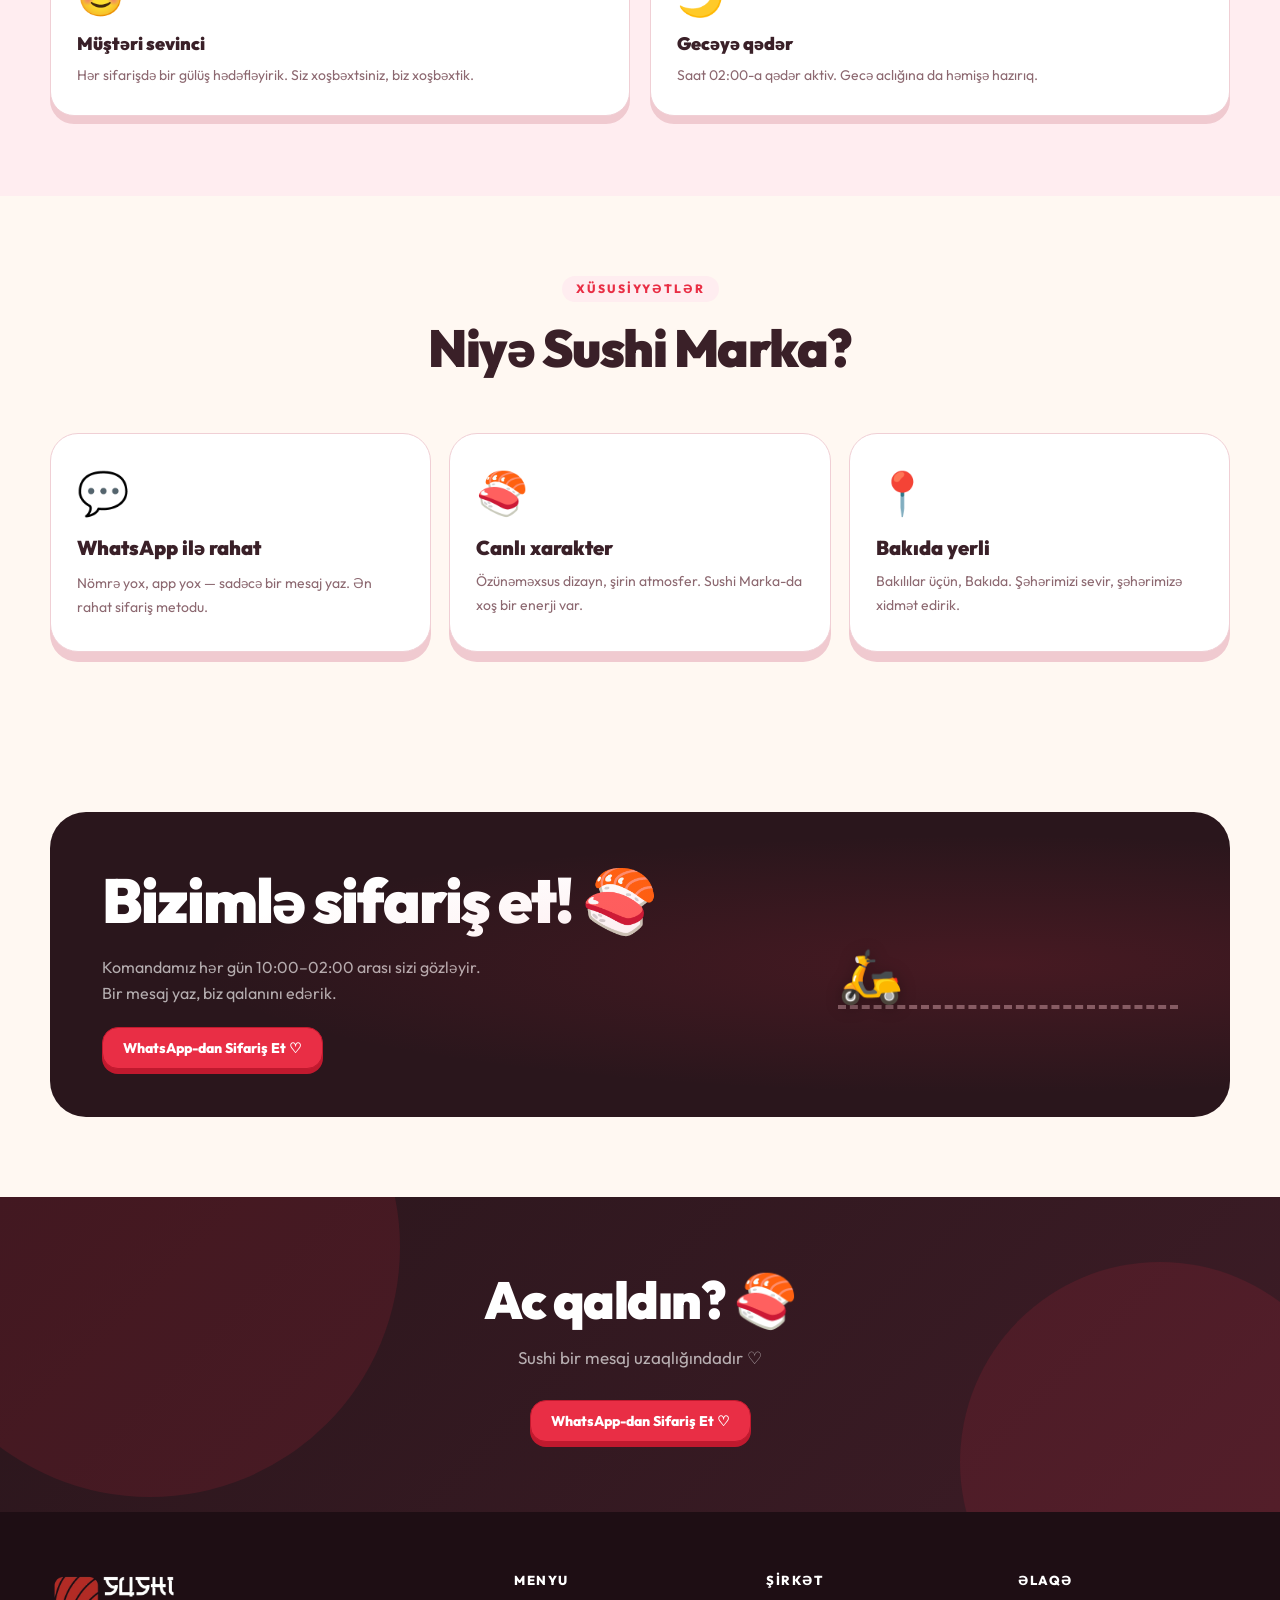
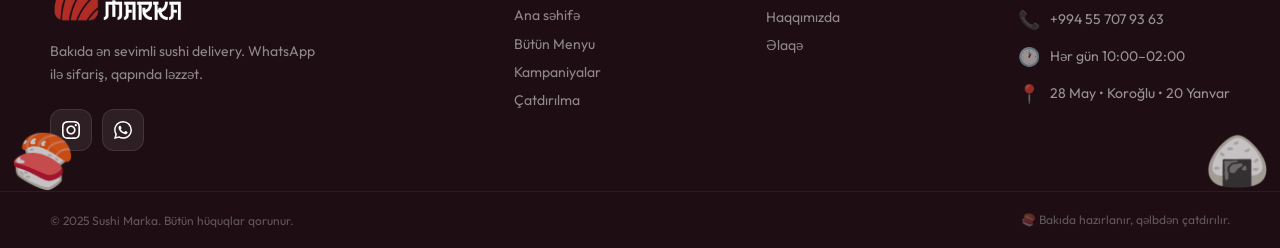
<file: haqqimizda.html>
﻿<!doctype html>
<html lang="az">
<head>
  <meta charset="utf-8">
  <meta name="viewport" content="width=device-width,initial-scale=1">
  <title>Haqqımızda | Sushi Marka</title>
  <meta name="description" content="Sushi Marka haqqında — Bakıda sevimli sushi delivery. Bizim hekayəmiz, dəyərlərimiz, komandamız.">
  <link rel="icon" href="assets/images/favicon.png" type="image/png">
  <link rel="stylesheet" href="style.css">
  <style>
    .about-hero-grid {
      display: grid;
      grid-template-columns: 1fr 1fr;
      gap: 60px;
      align-items: center;
    }
    .about-mascot-wrap {
      position: relative;
      height: 380px;
      display: flex;
      align-items: center;
      justify-content: center;
    }
    .about-blob {
      position: absolute;
      width: 320px; height: 320px;
      background: radial-gradient(135deg, #ffd6df 0%, #ffecef 60%);
      border-radius: 57% 43% 61% 39% / 48% 52% 48% 52%;
      animation: morphBlob 8s ease-in-out infinite;
    }
    @keyframes morphBlob {
      0%, 100% { border-radius: 57% 43% 61% 39% / 48% 52% 48% 52%; }
      33% { border-radius: 43% 57% 40% 60% / 55% 45% 55% 45%; }
      66% { border-radius: 65% 35% 55% 45% / 40% 60% 40% 60%; }
    }
    .about-mascot-inner {
      position: relative; z-index:2;
      font-size: 110px;
      animation: floatMini 3.5s ease-in-out infinite;
      filter: drop-shadow(0 16px 32px rgba(233,46,69,.2));
    }
    @keyframes floatMini { 0%,100%{transform:translateY(0)} 50%{transform:translateY(-16px)} }
    .about-text small { font-size:13px;font-weight:800;letter-spacing:3px;color:var(--red);text-transform:uppercase;display:block;margin-bottom:14px; }
    .about-text h2 { font-size:clamp(34px,4.5vw,52px);font-weight:900;letter-spacing:-1.5px;margin-bottom:18px; }
    .about-text p { color:var(--muted);font-size:16px;line-height:1.8;margin-bottom:14px; }
    .stats { display:grid;grid-template-columns:repeat(3,1fr);gap:18px;margin-top:50px; }
    .stat { background:var(--dark2);color:white;border-radius:24px;padding:28px 20px;text-align:center;box-shadow:0 8px 0 var(--dark); }
    .stat .sn { font-size:42px;font-weight:900;color:var(--red);display:block;margin-bottom:6px; }
    .stat p { color:rgba(255,255,255,.6);font-size:13px;margin:0; }
    .values { display:grid;grid-template-columns:repeat(2,1fr);gap:20px;margin-top:50px; }
    .val { background:white;border:1.5px solid var(--border);border-radius:24px;padding:28px 26px;box-shadow:0 8px 0 #f0cad0; }
    .val .vi { font-size:38px;display:block;margin-bottom:12px; }
    .val h3 { font-size:18px;font-weight:900;margin-bottom:8px; }
    .val p { color:var(--muted);font-size:14px;line-height:1.6;margin:0; }
    @media(max-width:700px){.about-hero-grid{grid-template-columns:1fr}.stats{grid-template-columns:1fr}.values{grid-template-columns:1fr}}
  </style>
</head>
<body>

<header>
  <div class="wrap nav">
    <a class="brand" href="index.html"><img class="brand-icon" src="assets/images/logo-icon.png" alt="Sushi Marka"><span class="brand-text">SUSHI MARKA</span></a>
    <nav class="links">
      <a href="index.html">Ana səhifə</a>
      <a href="menu.html">Menyu</a>
      <a href="kampaniyalar.html">Kampaniyalar</a>
      <a href="catdirilma.html">Çatdırılma</a>
      <a href="haqqimizda.html" class="active">Haqqımızda</a>
      <a href="elaqe.html">Əlaqə</a>
    </nav>
    <a class="btn red" href="https://wa.me/994557079363" target="_blank">Sifariş et ♡</a>
    <button class="hamburger" type="button" aria-label="Menyunu aç" aria-expanded="false">
      <span></span><span></span><span></span>
    </button>
  </div>
</header>

<div class="peek left" aria-hidden="true">
  <svg viewBox="0 0 70 80" xmlns="http://www.w3.org/2000/svg">
    <ellipse cx="35" cy="62" rx="30" ry="16" fill="#fff" stroke="#f0cfd5" stroke-width="2"/>
    <ellipse cx="35" cy="55" rx="30" ry="16" fill="#fff" stroke="#f0cfd5" stroke-width="2"/>
    <ellipse cx="35" cy="48" rx="30" ry="18" fill="#ff7d75"/>
    <ellipse cx="35" cy="44" rx="22" ry="12" fill="#fff8f2"/>
    <ellipse cx="35" cy="40" rx="14" ry="8" fill="#333"/>
    <circle cx="29" cy="38" r="3" fill="white"/><circle cx="41" cy="38" r="3" fill="white"/>
    <circle cx="30" cy="38" r="1.5" fill="#222"/><circle cx="42" cy="38" r="1.5" fill="#222"/>
    <ellipse cx="24" cy="42" rx="4" ry="2.5" fill="#ff9cab" opacity=".6"/>
    <ellipse cx="46" cy="42" rx="4" ry="2.5" fill="#ff9cab" opacity=".6"/>
    <path d="M31 44 Q35 48 39 44" stroke="#333" stroke-width="1.5" fill="none" stroke-linecap="round"/>
    <line x1="12" y1="30" x2="4" y2="14" stroke="#875033" stroke-width="5" stroke-linecap="round"/>
  </svg>
</div>
<div class="peek right" aria-hidden="true">
  <svg viewBox="0 0 70 80" xmlns="http://www.w3.org/2000/svg">
    <path d="M35 10 Q55 22 52 60 Q35 68 18 60 Q15 22 35 10Z" fill="#fff8f2" stroke="#f0cfd5" stroke-width="2"/>
    <path d="M35 16 Q50 26 48 58 Q35 64 22 58 Q20 26 35 16Z" fill="#fff"/>
    <rect x="22" y="48" width="26" height="12" rx="4" fill="#1a1a1a"/>
    <circle cx="29" cy="36" r="3" fill="#222"/><circle cx="41" cy="36" r="3" fill="#222"/>
    <ellipse cx="24" cy="40" rx="4" ry="2.5" fill="#ff9cab" opacity=".6"/>
    <ellipse cx="46" cy="40" rx="4" ry="2.5" fill="#ff9cab" opacity=".6"/>
    <path d="M30 42 Q35 47 40 42" stroke="#333" stroke-width="1.5" fill="none" stroke-linecap="round"/>
    <text x="32" y="12" font-size="10" fill="#e92e45">★</text>
  </svg>
</div>

<main>
  <div class="wrap pagehero">
    <h1>Sushi Marka dünyası 🍣</h1>
    <p>Delivery-ni daha rahat, daha şirin, daha dadlı etmək üçün.</p>
  </div>

  <!-- About hero -->
  <section>
    <div class="wrap">
      <div class="about-hero-grid fade-up">
        <div class="about-text">
          <small>Hekayəmiz</small>
          <h2>Biz kimik<br>nəyik biz?</h2>
          <p>Sushi Marka bir restoran deyil — bu, Bakının sushi sevənləri üçün xüsusi olaraq yaradılmış bir delivery dünyasıdır. Sevdiyimiz yeməyi sevdiyimiz insanlara çatdırmaq üçün başladıq.</p>
          <p>WhatsApp bir mesaj, bir saat sonra sushi — bu sadəliyin arxasında böyük sevgi var. Hər rol əllə hazırlanır, hər sifariş qəlblə çatdırılır.</p>
          <a class="btn red" href="elaqe.html">Bizimlə əlaqə →</a>
        </div>
        <div class="about-mascot-wrap">
          <div class="about-blob"></div>
          <div class="about-mascot-inner">🍣</div>
        </div>
      </div>

      <!-- Stats -->
      <div class="stats fade-up">
        <div class="stat">
          <span class="sn">500+</span>
          <p>Xoşbəxt müştəri</p>
        </div>
        <div class="stat">
          <span class="sn">3</span>
          <p>Rayon əhatəsi</p>
        </div>
        <div class="stat">
          <span class="sn">02:00</span>
          <p>Gecəyə qədər aktiv</p>
        </div>
      </div>
    </div>
  </section>

  <!-- Values -->
  <section class="bg-pink">
    <div class="wrap">
      <div class="title fade-up">
        <span class="tag">Dəyərlərimiz</span>
        <h2>Biz bunlara inanırıq</h2>
        <p>Sushi Marka-nın əsas prinsipləri.</p>
      </div>
      <div class="values fade-up">
        <div class="val">
          <span class="vi">❤️</span>
          <h3>Sevgi ilə hazırlanır</h3>
          <p>Hər sushi rolunda əl işi var. Sadəcə yemək deyil, bir həvəsin məhsuludur.</p>
        </div>
        <div class="val">
          <span class="vi">⚡</span>
          <h3>Sürət əsasdır</h3>
          <p>Sifariş verdin, sushi gəlir. Gözlətmədən, uzatmadan — sürətli çatdırılma.</p>
        </div>
        <div class="val">
          <span class="vi">😊</span>
          <h3>Müştəri sevinci</h3>
          <p>Hər sifarişdə bir gülüş hədəfləyirik. Siz xoşbəxtsiniz, biz xoşbəxtik.</p>
        </div>
        <div class="val">
          <span class="vi">🌙</span>
          <h3>Gecəyə qədər</h3>
          <p>Saat 02:00-a qədər aktiv. Gecə aclığına da həmişə hazırıq.</p>
        </div>
      </div>
    </div>
  </section>

  <!-- Info cards -->
  <section>
    <div class="wrap">
      <div class="title fade-up">
        <span class="tag">Xüsusiyyətlər</span>
        <h2>Niyə Sushi Marka?</h2>
      </div>
      <div class="infos">
        <div class="info fade-up">
          <span class="ii">💬</span>
          <h3>WhatsApp ilə rahat</h3>
          <p>Nömrə yox, app yox — sadəcə bir mesaj yaz. Ən rahat sifariş metodu.</p>
        </div>
        <div class="info fade-up">
          <span class="ii">🍣</span>
          <h3>Canlı xarakter</h3>
          <p>Özünəməxsus dizayn, şirin atmosfer. Sushi Marka-da xoş bir enerji var.</p>
        </div>
        <div class="info fade-up">
          <span class="ii">📍</span>
          <h3>Bakıda yerli</h3>
          <p>Bakılılar üçün, Bakıda. Şəhərimizi sevir, şəhərimizə xidmət edirik.</p>
        </div>
      </div>
    </div>
  </section>

  <!-- CTA -->
  <section>
    <div class="wrap">
      <div class="delivery-band fade-up">
        <div>
          <h2>Bizimlə sifariş et! 🍣</h2>
          <p>Komandamız hər gün 10:00–02:00 arası sizi gözləyir.<br>Bir mesaj yaz, biz qalanını edərik.</p>
          <br>
          <a class="btn red" href="https://wa.me/994557079363?text=Sifariş+etmək+istəyirəm" target="_blank">WhatsApp-dan Sifariş Et ♡</a>
        </div>
        <div class="road">
          <div class="scooter">🛵</div>
        </div>
      </div>
    </div>
  </section>
</main>

<div class="pre-footer">
  <div class="pre-footer-chars">
    <span class="fc">🍣</span>
    <span class="fc">🍙</span>
  </div>
  <h2>Ac qaldın? 🍣</h2>
  <p>Sushi bir mesaj uzaqlığındadır ♡</p>
  <div class="btns">
    <a class="btn red" href="https://wa.me/994557079363" target="_blank">WhatsApp-dan Sifariş Et ♡</a>
  </div>
</div>

<footer>
  <div class="footer-peek fp-left" aria-hidden="true">🍣</div>
  <div class="footer-peek fp-right" aria-hidden="true">🍙</div>
  <div class="footer-top">
    <div class="wrap footer-grid">
      <div class="footer-brand">
        <img src="assets/images/logo-transparent.png" alt="Sushi Marka Logo" class="footer-logo">
        <p>Bakıda ən sevimli sushi delivery. WhatsApp ilə sifariş, qapında ləzzət.</p>
        <div class="footer-socials">
          <a class="fsoc" href="https://www.instagram.com/sushi_marka/" target="_blank" aria-label="Instagram">
            <svg viewBox="0 0 24 24"><path d="M12 2.163c3.204 0 3.584.012 4.85.07 3.252.148 4.771 1.691 4.919 4.919.058 1.265.069 1.645.069 4.849 0 3.205-.012 3.584-.069 4.849-.149 3.225-1.664 4.771-4.919 4.919-1.266.058-1.644.07-4.85.07-3.204 0-3.584-.012-4.849-.07-3.26-.149-4.771-1.699-4.919-4.92-.058-1.265-.07-1.644-.07-4.849 0-3.204.013-3.583.07-4.849.149-3.227 1.664-4.771 4.919-4.919 1.266-.057 1.645-.069 4.849-.069zm0-2.163c-3.259 0-3.667.014-4.947.072-4.358.2-6.78 2.618-6.98 6.98-.059 1.281-.073 1.689-.073 4.948 0 3.259.014 3.668.072 4.948.2 4.358 2.618 6.78 6.98 6.98 1.281.058 1.689.072 4.948.072 3.259 0 3.668-.014 4.948-.072 4.354-.2 6.782-2.618 6.979-6.98.059-1.28.073-1.689.073-4.948 0-3.259-.014-3.667-.072-4.947-.196-4.354-2.617-6.78-6.979-6.98-1.281-.059-1.69-.073-4.949-.073zm0 5.838c-3.403 0-6.162 2.759-6.162 6.162s2.759 6.163 6.162 6.163 6.162-2.759 6.162-6.163c0-3.403-2.759-6.162-6.162-6.162zm0 10.162c-2.209 0-4-1.79-4-4 0-2.209 1.791-4 4-4s4 1.791 4 4c0 2.21-1.791 4-4 4zm6.406-11.845c-.796 0-1.441.645-1.441 1.44s.645 1.44 1.441 1.44c.795 0 1.439-.645 1.439-1.44s-.644-1.44-1.439-1.44z"/></svg>
          </a>
          <a class="fsoc" href="https://wa.me/994557079363" target="_blank" aria-label="WhatsApp">
            <svg viewBox="0 0 24 24"><path d="M17.472 14.382c-.297-.149-1.758-.867-2.03-.967-.273-.099-.471-.148-.67.15-.197.297-.767.966-.94 1.164-.173.199-.347.223-.644.075-.297-.15-1.255-.463-2.39-1.475-.883-.788-1.48-1.761-1.653-2.059-.173-.297-.018-.458.13-.606.134-.133.298-.347.446-.52.149-.174.198-.298.298-.497.099-.198.05-.371-.025-.52-.075-.149-.669-1.612-.916-2.207-.242-.579-.487-.5-.669-.51-.173-.008-.371-.01-.57-.01-.198 0-.52.074-.792.372-.272.297-1.04 1.016-1.04 2.479 0 1.462 1.065 2.875 1.213 3.074.149.198 2.096 3.2 5.077 4.487.709.306 1.262.489 1.694.625.712.227 1.36.195 1.871.118.571-.085 1.758-.719 2.006-1.413.248-.694.248-1.289.173-1.413-.074-.124-.272-.198-.57-.347m-5.421 7.403h-.004a9.87 9.87 0 01-5.031-1.378l-.361-.214-3.741.982.998-3.648-.235-.374a9.86 9.86 0 01-1.51-5.26c.001-5.45 4.436-9.884 9.888-9.884 2.64 0 5.122 1.03 6.988 2.898a9.825 9.825 0 012.893 6.994c-.003 5.45-4.437 9.884-9.885 9.884m8.413-18.297A11.815 11.815 0 0012.05 0C5.495 0 .16 5.335.157 11.892c0 2.096.547 4.142 1.588 5.945L.057 24l6.305-1.654a11.882 11.882 0 005.683 1.448h.005c6.554 0 11.89-5.335 11.893-11.893a11.821 11.821 0 00-3.48-8.413z"/></svg>
          </a>
        </div>
      </div>
      <div class="footer-col">
        <h4>Menyu</h4>
        <ul>
          <li><a href="index.html">Ana səhifə</a></li>
          <li><a href="menu.html">Bütün Menyu</a></li>
          <li><a href="kampaniyalar.html">Kampaniyalar</a></li>
          <li><a href="catdirilma.html">Çatdırılma</a></li>
        </ul>
      </div>
      <div class="footer-col">
        <h4>Şirkət</h4>
        <ul>
          <li><a href="haqqimizda.html">Haqqımızda</a></li>
          <li><a href="elaqe.html">Əlaqə</a></li>
        </ul>
      </div>
      <div class="footer-col">
        <h4>Əlaqə</h4>
        <div class="footer-contact-item"><span class="fci">📞</span><a href="tel:+994557079363">+994 55 707 93 63</a></div>
        <div class="footer-contact-item"><span class="fci">🕐</span><span>Hər gün 10:00–02:00</span></div>
        <div class="footer-contact-item"><span class="fci">📍</span><span>28 May • Koroğlu • 20 Yanvar</span></div>
      </div>
    </div>
  </div>
  <div class="wrap footer-bottom">
    <p>© 2025 Sushi Marka. Bütün hüquqlar qorunur.</p>
    <p>🍣 Bakıda hazırlanır, qəlbdən çatdırılır.</p>
  </div>
</footer>
<button id="scrollTop" onclick="window.scrollTo({top:0,behavior:'smooth'})" aria-label="Yuxarı qayıt">↑</button>
<script src="script.js"></script>
</body>
</html>
</file>
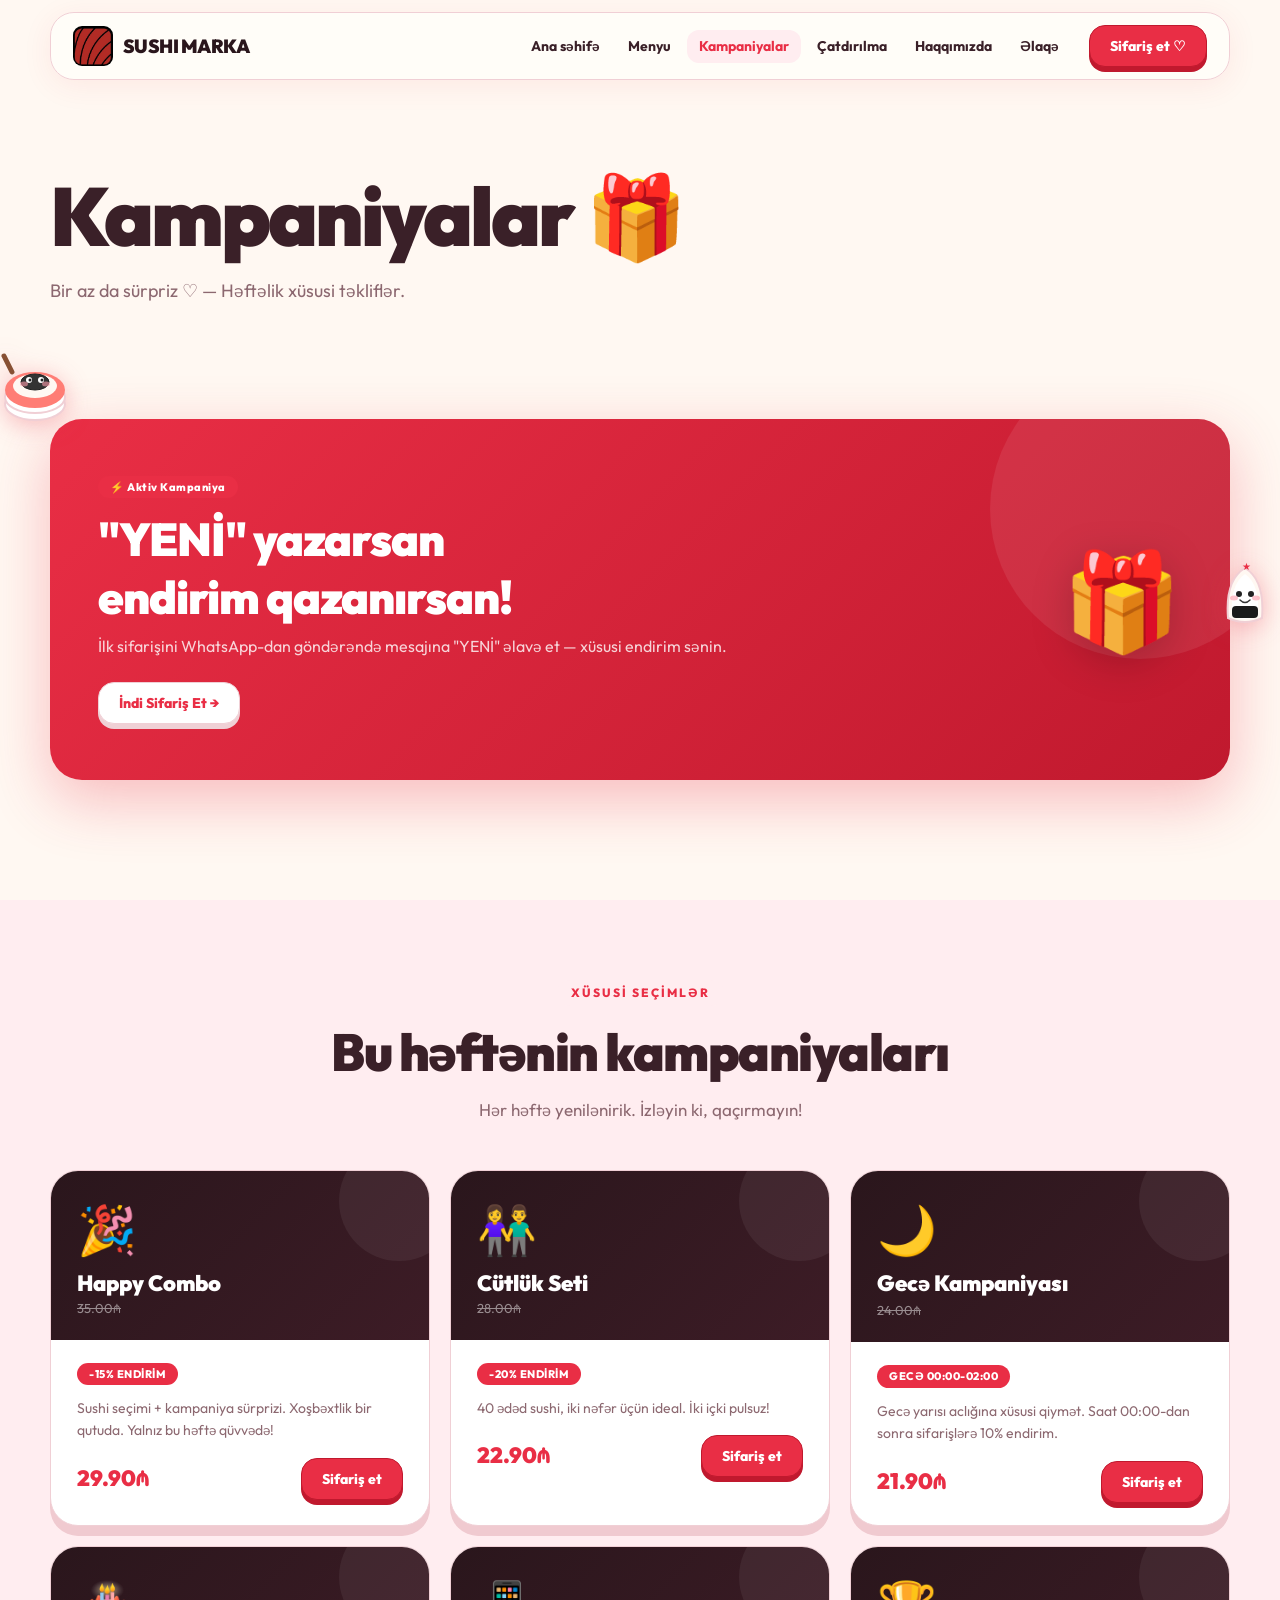
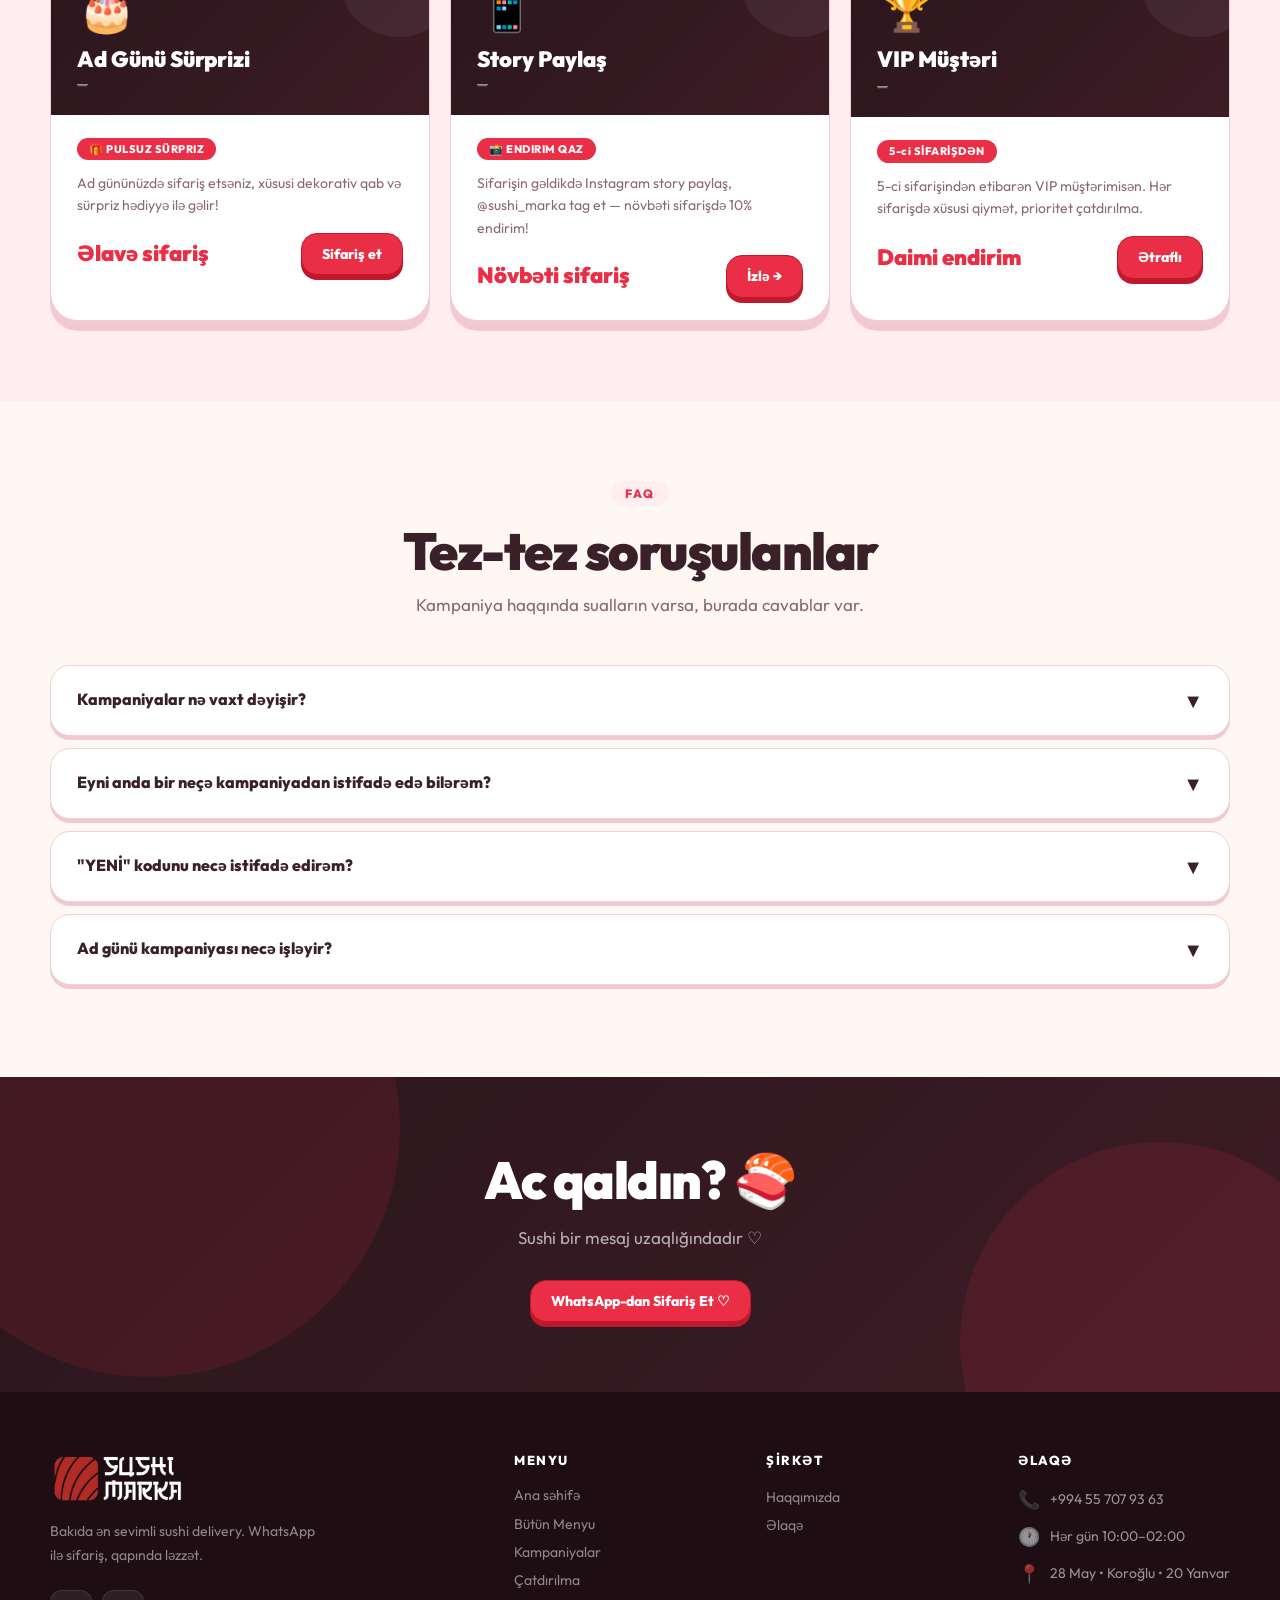
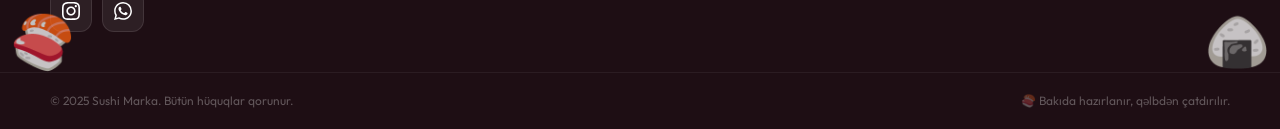
<file: kampaniyalar.html>
﻿<!doctype html>
<html lang="az">
<head>
  <meta charset="utf-8">
  <meta name="viewport" content="width=device-width,initial-scale=1">
  <title>Kampaniyalar | Sushi Marka</title>
  <meta name="description" content="Sushi Marka kampaniyaları — xüsusi endirimler, hadiyyə setləri, həftəlik təkliflər.">
  <link rel="icon" href="assets/images/favicon.png" type="image/png">
  <link rel="stylesheet" href="style.css">
</head>
<body>

<header>
  <div class="wrap nav">
    <a class="brand" href="index.html"><img class="brand-icon" src="assets/images/logo-icon.png" alt="Sushi Marka"><span class="brand-text">SUSHI MARKA</span></a>
    <nav class="links">
      <a href="index.html">Ana səhifə</a>
      <a href="menu.html">Menyu</a>
      <a href="kampaniyalar.html" class="active">Kampaniyalar</a>
      <a href="catdirilma.html">Çatdırılma</a>
      <a href="haqqimizda.html">Haqqımızda</a>
      <a href="elaqe.html">Əlaqə</a>
    </nav>
    <a class="btn red" href="https://wa.me/994557079363" target="_blank">Sifariş et ♡</a>
    <button class="hamburger" type="button" aria-label="Menyunu aç" aria-expanded="false">
      <span></span><span></span><span></span>
    </button>
  </div>
</header>

<div class="peek left" aria-hidden="true">
  <svg viewBox="0 0 70 80" xmlns="http://www.w3.org/2000/svg">
    <ellipse cx="35" cy="62" rx="30" ry="16" fill="#fff" stroke="#f0cfd5" stroke-width="2"/>
    <ellipse cx="35" cy="55" rx="30" ry="16" fill="#fff" stroke="#f0cfd5" stroke-width="2"/>
    <ellipse cx="35" cy="48" rx="30" ry="18" fill="#ff7d75"/>
    <ellipse cx="35" cy="44" rx="22" ry="12" fill="#fff8f2"/>
    <ellipse cx="35" cy="40" rx="14" ry="8" fill="#333" stroke="#222" stroke-width="1"/>
    <circle cx="29" cy="38" r="3" fill="white"/><circle cx="41" cy="38" r="3" fill="white"/>
    <circle cx="30" cy="38" r="1.5" fill="#222"/><circle cx="42" cy="38" r="1.5" fill="#222"/>
    <ellipse cx="24" cy="42" rx="4" ry="2.5" fill="#ff9cab" opacity=".6"/>
    <ellipse cx="46" cy="42" rx="4" ry="2.5" fill="#ff9cab" opacity=".6"/>
    <path d="M31 44 Q35 48 39 44" stroke="#333" stroke-width="1.5" fill="none" stroke-linecap="round"/>
    <line x1="12" y1="30" x2="4" y2="14" stroke="#875033" stroke-width="5" stroke-linecap="round"/>
  </svg>
</div>
<div class="peek right" aria-hidden="true">
  <svg viewBox="0 0 70 80" xmlns="http://www.w3.org/2000/svg">
    <path d="M35 10 Q55 22 52 60 Q35 68 18 60 Q15 22 35 10Z" fill="#fff8f2" stroke="#f0cfd5" stroke-width="2"/>
    <path d="M35 16 Q50 26 48 58 Q35 64 22 58 Q20 26 35 16Z" fill="#fff"/>
    <rect x="22" y="48" width="26" height="12" rx="4" fill="#1a1a1a"/>
    <circle cx="29" cy="36" r="3" fill="#222"/><circle cx="41" cy="36" r="3" fill="#222"/>
    <ellipse cx="24" cy="40" rx="4" ry="2.5" fill="#ff9cab" opacity=".6"/>
    <ellipse cx="46" cy="40" rx="4" ry="2.5" fill="#ff9cab" opacity=".6"/>
    <path d="M30 42 Q35 47 40 42" stroke="#333" stroke-width="1.5" fill="none" stroke-linecap="round"/>
    <text x="32" y="12" font-size="10" fill="#e92e45">★</text>
  </svg>
</div>

<main>
  <div class="wrap pagehero">
    <h1>Kampaniyalar 🎁</h1>
    <p>Bir az da sürpriz ♡ — Həftəlik xüsusi təkliflər.</p>
  </div>

  <!-- Hero promo -->
  <section>
    <div class="wrap">
      <div class="promo-banner fade-up" style="margin-bottom:40px;">
        <div>
          <span class="badge-red">⚡ Aktiv Kampaniya</span>
          <h2>"YENİ" yazarsan<br>endirim qazanırsan!</h2>
          <p>İlk sifarişini WhatsApp-dan göndərəndə mesajına "YENİ" əlavə et — xüsusi endirim sənin.</p>
          <a class="btn" href="https://wa.me/994557079363?text=YENİ+sifariş+etmək+istəyirəm" target="_blank" style="background:white;color:#e92e45;">İndi Sifariş Et →</a>
        </div>
        <div class="promo-icon">🎁</div>
      </div>
    </div>
  </section>

  <!-- Campaign cards -->
  <section class="bg-pink">
    <div class="wrap">
      <div class="title fade-up">
        <span class="tag">Xüsusi Seçimlər</span>
        <h2>Bu həftənin kampaniyaları</h2>
        <p>Hər həftə yenilənirik. İzləyin ki, qaçırmayın!</p>
      </div>
      <div class="cards">

        <article class="camp-card fade-up">
          <div class="camp-head">
            <span class="ci">🎉</span>
            <h3>Happy Combo</h3>
            <span class="old-price">35.00₼</span>
          </div>
          <div class="camp-body">
            <span class="badge-red">-15% ENDİRİM</span>
            <p>Sushi seçimi + kampaniya sürprizi. Xoşbəxtlik bir qutuda. Yalnız bu həftə qüvvədə!</p>
            <div class="card-footer">
              <span class="price">29.90₼</span>
              <a class="btn red" href="https://wa.me/994557079363?text=Happy+Combo+kampaniyası+üçün+sifariş+etmək+istəyirəm" target="_blank">Sifariş et</a>
            </div>
          </div>
        </article>

        <article class="camp-card fade-up">
          <div class="camp-head">
            <span class="ci">👫</span>
            <h3>Cütlük Seti</h3>
            <span class="old-price">28.00₼</span>
          </div>
          <div class="camp-body">
            <span class="badge-red">-20% ENDİRİM</span>
            <p>40 ədəd sushi, iki nəfər üçün ideal. İki içki pulsuz!</p>
            <div class="card-footer">
              <span class="price">22.90₼</span>
              <a class="btn red" href="https://wa.me/994557079363?text=Cütlük+Seti+sifariş+etmək+istəyirəm" target="_blank">Sifariş et</a>
            </div>
          </div>
        </article>

        <article class="camp-card fade-up">
          <div class="camp-head">
            <span class="ci">🌙</span>
            <h3>Gecə Kampaniyası</h3>
            <span class="old-price">24.00₼</span>
          </div>
          <div class="camp-body">
            <span class="badge-red">GECƏ 00:00-02:00</span>
            <p>Gecə yarısı aclığına xüsusi qiymət. Saat 00:00-dan sonra sifarişlərə 10% endirim.</p>
            <div class="card-footer">
              <span class="price">21.90₼</span>
              <a class="btn red" href="https://wa.me/994557079363?text=Gecə+kampaniyası+üçün+sifariş+etmək+istəyirəm" target="_blank">Sifariş et</a>
            </div>
          </div>
        </article>

        <article class="camp-card fade-up">
          <div class="camp-head">
            <span class="ci">🎂</span>
            <h3>Ad Günü Sürprizi</h3>
            <span class="old-price">—</span>
          </div>
          <div class="camp-body">
            <span class="badge-red">🎁 PULSUZ SÜRPRIZ</span>
            <p>Ad gününüzdə sifariş etsəniz, xüsusi dekorativ qab və sürpriz hədiyyə ilə gəlir!</p>
            <div class="card-footer">
              <span class="price">Əlavə sifariş</span>
              <a class="btn red" href="https://wa.me/994557079363?text=Ad+günüm+üçün+sifariş+etmək+istəyirəm" target="_blank">Sifariş et</a>
            </div>
          </div>
        </article>

        <article class="camp-card fade-up">
          <div class="camp-head">
            <span class="ci">📱</span>
            <h3>Story Paylaş</h3>
            <span class="old-price">—</span>
          </div>
          <div class="camp-body">
            <span class="badge-red">📸 ENDIRIM QAZ</span>
            <p>Sifarişin gəldikdə Instagram story paylaş, @sushi_marka tag et — növbəti sifarişdə 10% endirim!</p>
            <div class="card-footer">
              <span class="price">Növbəti sifariş</span>
              <a class="btn red" href="https://www.instagram.com/sushi_marka/" target="_blank">İzlə →</a>
            </div>
          </div>
        </article>

        <article class="camp-card fade-up">
          <div class="camp-head">
            <span class="ci">🏆</span>
            <h3>VIP Müştəri</h3>
            <span class="old-price">—</span>
          </div>
          <div class="camp-body">
            <span class="badge-red">5-ci SİFARİŞDƏN</span>
            <p>5-ci sifarişindən etibarən VIP müştərimisən. Hər sifarişdə xüsusi qiymət, prioritet çatdırılma.</p>
            <div class="card-footer">
              <span class="price">Daimi endirim</span>
              <a class="btn red" href="https://wa.me/994557079363?text=VIP+müştəri+haqqında+məlumat+almaq+istəyirəm" target="_blank">Ətraflı</a>
            </div>
          </div>
        </article>

      </div>
    </div>
  </section>

  <!-- FAQ -->
  <section>
    <div class="wrap">
      <div class="title fade-up">
        <span class="tag">FAQ</span>
        <h2>Tez-tez soruşulanlar</h2>
        <p>Kampaniya haqqında sualların varsa, burada cavablar var.</p>
      </div>
      <div class="faq fade-up">

        <div class="faq-item">
          <button class="faq-q" onclick="toggleFaq(this)">
            Kampaniyalar nə vaxt dəyişir? <span class="arr">▼</span>
          </button>
          <div class="faq-a">Kampaniyalarımız hər həftə bazar ertəsi yenilənir. Instagram-ı izlə ki, birinci sən bil!</div>
        </div>

        <div class="faq-item">
          <button class="faq-q" onclick="toggleFaq(this)">
            Eyni anda bir neçə kampaniyadan istifadə edə bilərəm? <span class="arr">▼</span>
          </button>
          <div class="faq-a">Adətən bir anda yalnız bir kampaniyadan istifadə edilə bilər. Amma bəzi xüsusi hallarda kombinasiya mümkündür — WhatsApp-dan soruş!</div>
        </div>

        <div class="faq-item">
          <button class="faq-q" onclick="toggleFaq(this)">
            "YENİ" kodunu necə istifadə edirəm? <span class="arr">▼</span>
          </button>
          <div class="faq-a">WhatsApp mesajının əvvəlinə "YENİ" yazıb sifariş et. Bu yalnız ilk sifariş üçün keçərlidir.</div>
        </div>

        <div class="faq-item">
          <button class="faq-q" onclick="toggleFaq(this)">
            Ad günü kampaniyası necə işləyir? <span class="arr">▼</span>
          </button>
          <div class="faq-a">Ad günü tarixi ilə sifariş et, biz sürpriz qutunu hazırlayırıq. Əvvəlcədən xəbər ver ki, hazırlayaq!</div>
        </div>

      </div>
    </div>
  </section>
</main>

<div class="pre-footer">
  <div class="pre-footer-chars">
    <span class="fc">🎁</span>
    <span class="fc">🍣</span>
  </div>
  <h2>Ac qaldın? 🍣</h2>
  <p>Sushi bir mesaj uzaqlığındadır ♡</p>
  <div class="btns">
    <a class="btn red" href="https://wa.me/994557079363" target="_blank">WhatsApp-dan Sifariş Et ♡</a>
  </div>
</div>

<footer>
  <div class="footer-peek fp-left" aria-hidden="true">🍣</div>
  <div class="footer-peek fp-right" aria-hidden="true">🍙</div>
  <div class="footer-top">
    <div class="wrap footer-grid">
      <div class="footer-brand">
        <img src="assets/images/logo-transparent.png" alt="Sushi Marka Logo" class="footer-logo">
        <p>Bakıda ən sevimli sushi delivery. WhatsApp ilə sifariş, qapında ləzzət.</p>
        <div class="footer-socials">
          <a class="fsoc" href="https://www.instagram.com/sushi_marka/" target="_blank" aria-label="Instagram">
            <svg viewBox="0 0 24 24"><path d="M12 2.163c3.204 0 3.584.012 4.85.07 3.252.148 4.771 1.691 4.919 4.919.058 1.265.069 1.645.069 4.849 0 3.205-.012 3.584-.069 4.849-.149 3.225-1.664 4.771-4.919 4.919-1.266.058-1.644.07-4.85.07-3.204 0-3.584-.012-4.849-.07-3.26-.149-4.771-1.699-4.919-4.92-.058-1.265-.07-1.644-.07-4.849 0-3.204.013-3.583.07-4.849.149-3.227 1.664-4.771 4.919-4.919 1.266-.057 1.645-.069 4.849-.069zm0-2.163c-3.259 0-3.667.014-4.947.072-4.358.2-6.78 2.618-6.98 6.98-.059 1.281-.073 1.689-.073 4.948 0 3.259.014 3.668.072 4.948.2 4.358 2.618 6.78 6.98 6.98 1.281.058 1.689.072 4.948.072 3.259 0 3.668-.014 4.948-.072 4.354-.2 6.782-2.618 6.979-6.98.059-1.28.073-1.689.073-4.948 0-3.259-.014-3.667-.072-4.947-.196-4.354-2.617-6.78-6.979-6.98-1.281-.059-1.69-.073-4.949-.073zm0 5.838c-3.403 0-6.162 2.759-6.162 6.162s2.759 6.163 6.162 6.163 6.162-2.759 6.162-6.163c0-3.403-2.759-6.162-6.162-6.162zm0 10.162c-2.209 0-4-1.79-4-4 0-2.209 1.791-4 4-4s4 1.791 4 4c0 2.21-1.791 4-4 4zm6.406-11.845c-.796 0-1.441.645-1.441 1.44s.645 1.44 1.441 1.44c.795 0 1.439-.645 1.439-1.44s-.644-1.44-1.439-1.44z"/></svg>
          </a>
          <a class="fsoc" href="https://wa.me/994557079363" target="_blank" aria-label="WhatsApp">
            <svg viewBox="0 0 24 24"><path d="M17.472 14.382c-.297-.149-1.758-.867-2.03-.967-.273-.099-.471-.148-.67.15-.197.297-.767.966-.94 1.164-.173.199-.347.223-.644.075-.297-.15-1.255-.463-2.39-1.475-.883-.788-1.48-1.761-1.653-2.059-.173-.297-.018-.458.13-.606.134-.133.298-.347.446-.52.149-.174.198-.298.298-.497.099-.198.05-.371-.025-.52-.075-.149-.669-1.612-.916-2.207-.242-.579-.487-.5-.669-.51-.173-.008-.371-.01-.57-.01-.198 0-.52.074-.792.372-.272.297-1.04 1.016-1.04 2.479 0 1.462 1.065 2.875 1.213 3.074.149.198 2.096 3.2 5.077 4.487.709.306 1.262.489 1.694.625.712.227 1.36.195 1.871.118.571-.085 1.758-.719 2.006-1.413.248-.694.248-1.289.173-1.413-.074-.124-.272-.198-.57-.347m-5.421 7.403h-.004a9.87 9.87 0 01-5.031-1.378l-.361-.214-3.741.982.998-3.648-.235-.374a9.86 9.86 0 01-1.51-5.26c.001-5.45 4.436-9.884 9.888-9.884 2.64 0 5.122 1.03 6.988 2.898a9.825 9.825 0 012.893 6.994c-.003 5.45-4.437 9.884-9.885 9.884m8.413-18.297A11.815 11.815 0 0012.05 0C5.495 0 .16 5.335.157 11.892c0 2.096.547 4.142 1.588 5.945L.057 24l6.305-1.654a11.882 11.882 0 005.683 1.448h.005c6.554 0 11.89-5.335 11.893-11.893a11.821 11.821 0 00-3.48-8.413z"/></svg>
          </a>
        </div>
      </div>
      <div class="footer-col">
        <h4>Menyu</h4>
        <ul>
          <li><a href="index.html">Ana səhifə</a></li>
          <li><a href="menu.html">Bütün Menyu</a></li>
          <li><a href="kampaniyalar.html">Kampaniyalar</a></li>
          <li><a href="catdirilma.html">Çatdırılma</a></li>
        </ul>
      </div>
      <div class="footer-col">
        <h4>Şirkət</h4>
        <ul>
          <li><a href="haqqimizda.html">Haqqımızda</a></li>
          <li><a href="elaqe.html">Əlaqə</a></li>
        </ul>
      </div>
      <div class="footer-col">
        <h4>Əlaqə</h4>
        <div class="footer-contact-item"><span class="fci">📞</span><a href="tel:+994557079363">+994 55 707 93 63</a></div>
        <div class="footer-contact-item"><span class="fci">🕐</span><span>Hər gün 10:00–02:00</span></div>
        <div class="footer-contact-item"><span class="fci">📍</span><span>28 May • Koroğlu • 20 Yanvar</span></div>
      </div>
    </div>
  </div>
  <div class="wrap footer-bottom">
    <p>© 2025 Sushi Marka. Bütün hüquqlar qorunur.</p>
    <p>🍣 Bakıda hazırlanır, qəlbdən çatdırılır.</p>
  </div>
</footer>
<button id="scrollTop" onclick="window.scrollTo({top:0,behavior:'smooth'})" aria-label="Yuxarı qayıt">↑</button>
<script src="script.js"></script>
</body>
</html>
</file>
<file: style.css>
/* ============================================================
   SUSHI MARKA V2 — Full Stylesheet
   Kawaii Japanese Delivery | Black & Red Brand Colors
   ============================================================ */

@import url('https://fonts.googleapis.com/css2?family=Outfit:wght@400;600;700;800;900&family=Nunito:wght@400;600;700;800;900&display=swap');

/* ── Reset & Base ── */
*, *::before, *::after { box-sizing: border-box; margin: 0; padding: 0; }

:root {
  --red:    #e92e45;
  --red2:   #c0192e;
  --dark:   #1e0e14;
  --dark2:  #2a161c;
  --cream:  #fff8f2;
  --pink:   #ffd6df;
  --pink2:  #ffedf0;
  --text:   #3a2028;
  --muted:  #8c6870;
  --border: #f0cfd5;
  --card-shadow: 0 10px 0 #f0cad0;
}

html { scroll-behavior: smooth; }

body {
  margin: 0;
  background: var(--cream);
  color: var(--text);
  font-family: 'Outfit', 'Nunito', Arial, sans-serif;
  overflow-x: hidden;
  min-height: 100vh;
}

a { text-decoration: none; color: inherit; }
img { max-width: 100%; }

/* ── Layout ── */
.wrap { width: min(1180px, calc(100% - 32px)); margin: auto; }

/* ── Header / Nav ── */
header {
  position: sticky;
  top: 0;
  z-index: 100;
  padding: 12px 0;
}

.nav {
  display: flex;
  align-items: center;
  gap: 18px;
  background: rgba(255, 253, 249, 0.92);
  backdrop-filter: blur(18px);
  -webkit-backdrop-filter: blur(18px);
  border: 1.5px solid var(--border);
  border-radius: 24px;
  padding: 12px 22px;
  box-shadow: 0 6px 30px rgba(233,46,69,0.08);
}

.brand {
  font-weight: 900;
  font-size: 20px;
  letter-spacing: -0.5px;
  color: var(--dark2);
  display: flex;
  align-items: center;
  gap: 10px;
  white-space: nowrap;
  text-decoration: none;
}

.brand-icon {
  height: 40px;
  width: auto;
  border-radius: 9px;
  display: block;
  flex-shrink: 0;
}

.brand-text {
  font-weight: 900;
  font-size: 19px;
  letter-spacing: -0.5px;
  line-height: 1;
  color: var(--dark2);
}

.footer-logo {
  height: 52px;
  width: auto;
  display: block;
  margin-bottom: 16px;
}

.links {
  display: flex;
  gap: 4px;
  margin-left: auto;
  font-weight: 700;
  font-size: 14px;
}

.links a {
  padding: 7px 12px;
  border-radius: 12px;
  transition: background .18s, color .18s;
  color: var(--text);
}

.links a:hover,
.links a.active {
  background: var(--pink2);
  color: var(--red);
}

/* ── Buttons ── */
.btn {
  display: inline-flex;
  align-items: center;
  gap: 6px;
  padding: 11px 20px;
  border-radius: 16px;
  background: white;
  border: 1.5px solid var(--border);
  box-shadow: 0 5px 0 #efd0d5;
  font-weight: 800;
  font-size: 14px;
  font-family: inherit;
  cursor: pointer;
  transition: transform .18s, box-shadow .18s;
  color: var(--text);
}

.btn:hover { transform: translateY(-3px); box-shadow: 0 8px 0 #efd0d5; }
.btn:active { transform: translateY(2px); box-shadow: 0 2px 0 #efd0d5; }

.btn.red {
  background: var(--red);
  color: white;
  border-color: var(--red2);
  box-shadow: 0 5px 0 var(--red2);
}

.btn.red:hover { box-shadow: 0 8px 0 var(--red2); }
.btn.red:active { box-shadow: 0 2px 0 var(--red2); }

.btn.dark {
  background: var(--dark2);
  color: white;
  border-color: var(--dark);
  box-shadow: 0 5px 0 var(--dark);
}

/* ── Side Peek Characters ── */
.peek {
  position: fixed;
  z-index: 30;
  width: 70px;
  pointer-events: none;
  user-select: none;
}

.peek.left  { left: 0; top: 38%; }
.peek.right { right: 0; top: 62%; }

.peek svg { width: 100%; height: auto; filter: drop-shadow(0 4px 12px rgba(233,46,69,.3)); }

/* Left peek: slides in from left */
.peek.left  { animation: peekLeft 9s ease-in-out infinite; }
.peek.right { animation: peekRight 9s ease-in-out infinite 4.5s; }

@keyframes peekLeft {
  0%, 100%  { transform: translateX(-80%); }
  20%, 80%  { transform: translateX(-80%); }
  35%, 65%  { transform: translateX(10px) rotate(-5deg); }
}

@keyframes peekRight {
  0%, 100%  { transform: translateX(80%); }
  20%, 80%  { transform: translateX(80%); }
  35%, 65%  { transform: translateX(-10px) rotate(5deg); }
}

/* ── Hero ── */
.hero {
  min-height: 680px;
  display: grid;
  grid-template-columns: 1fr 1fr;
  align-items: center;
  gap: 40px;
  padding: 40px 0 60px;
}

.hero-text small {
  font-size: 13px;
  font-weight: 800;
  letter-spacing: 3px;
  color: var(--red);
  text-transform: uppercase;
  display: block;
  margin-bottom: 14px;
}

.hero-text h1 {
  font-size: clamp(52px, 7.5vw, 96px);
  line-height: .88;
  letter-spacing: -4px;
  margin-bottom: 22px;
  font-weight: 900;
}

.hero-text h1 span { color: var(--red); }

.hero-text p {
  font-size: 17px;
  line-height: 1.75;
  color: var(--muted);
  max-width: 430px;
  margin-bottom: 32px;
}

.hero-btns { display: flex; gap: 14px; flex-wrap: wrap; }

/* ── Scene / Mascot ── */
.scene {
  height: 520px;
  position: relative;
  display: flex;
  align-items: center;
  justify-content: center;
}

/* Blob background */
.blob {
  position: absolute;
  width: 420px;
  height: 420px;
  background: radial-gradient(135deg, #ffd6df 0%, #ffecef 60%, #fff4f7 100%);
  border-radius: 57% 43% 61% 39% / 48% 52% 48% 52%;
  animation: morphBlob 8s ease-in-out infinite;
  z-index: 0;
}

@keyframes morphBlob {
  0%, 100% { border-radius: 57% 43% 61% 39% / 48% 52% 48% 52%; }
  33%       { border-radius: 43% 57% 40% 60% / 55% 45% 55% 45%; }
  66%       { border-radius: 65% 35% 55% 45% / 40% 60% 40% 60%; }
}

/* Floating mascot container */
.mascot {
  position: relative;
  z-index: 2;
  animation: floatMascot 3.5s ease-in-out infinite;
  cursor: pointer;
}

@keyframes floatMascot {
  0%, 100% { transform: translateY(0) rotate(0deg); }
  50%       { transform: translateY(-18px) rotate(2deg); }
}

/* SVG Mascot Sushi Roll */
.mascot-svg {
  width: 260px;
  height: auto;
  filter: drop-shadow(0 20px 40px rgba(233,46,69,.25));
}

/* Chopsticks */
.chop {
  position: absolute;
  height: 8px;
  background: linear-gradient(90deg, #875033, #b06040);
  border-radius: 9px;
  z-index: 5;
  transform-origin: right center;
}

.chop.c1 {
  width: 220px;
  top: 90px;
  right: 40px;
  transform: rotate(-22deg);
  animation: chopUp 3.5s ease-in-out infinite;
}

.chop.c2 {
  width: 210px;
  top: 115px;
  right: 40px;
  transform: rotate(-16deg);
  animation: chopUp 3.5s ease-in-out infinite .15s;
}

@keyframes chopUp {
  0%, 100% { transform: rotate(-22deg) translateY(0); }
  50%       { transform: rotate(-28deg) translateY(-12px); }
}

/* Speech bubbles */
.bubble {
  position: absolute;
  background: white;
  padding: 10px 16px;
  border: 1.5px solid var(--border);
  border-radius: 20px 20px 20px 4px;
  box-shadow: 0 6px 0 #efd3d7;
  font-weight: 800;
  font-size: 14px;
  white-space: nowrap;
  z-index: 6;
}

.bubble::after {
  content: '';
  position: absolute;
  bottom: -9px;
  left: 14px;
  width: 12px;
  height: 12px;
  background: white;
  border-right: 1.5px solid var(--border);
  border-bottom: 1.5px solid var(--border);
  transform: rotate(45deg);
  clip-path: polygon(0 0, 100% 100%, 0 100%);
}

.bubble.b1 { left: 20px; top: 90px; animation: bblPop 4s ease-in-out infinite; }
.bubble.b2 { right: 20px; bottom: 120px; animation: bblPop 4s ease-in-out infinite -2s; border-radius: 20px 20px 4px 20px; }
.bubble.b2::after { left: auto; right: 14px; clip-path: polygon(100% 0, 100% 100%, 0 100%); border-left: 1.5px solid var(--border); border-right: none; }

@keyframes bblPop {
  0%, 100% { transform: translateY(0) scale(1); }
  50%       { transform: translateY(-8px) scale(1.04); }
}

/* Soy sauce & extras floating */
.floater {
  position: absolute;
  font-size: 36px;
  z-index: 3;
  animation: floatMini 4s ease-in-out infinite;
  filter: drop-shadow(0 4px 8px rgba(0,0,0,.15));
}

.floater.f1 { bottom: 80px; left: 30px; animation-delay: -1s; }
.floater.f2 { bottom: 100px; right: 30px; animation-delay: -2.5s; font-size: 28px; }
.floater.f3 { top: 140px; left: 60px; font-size: 24px; animation-delay: -0.5s; }

@keyframes floatMini {
  0%, 100% { transform: translateY(0) rotate(0deg); }
  50%       { transform: translateY(-10px) rotate(8deg); }
}

/* ── Sections ── */
section { padding: 80px 0; }

.title {
  text-align: center;
  margin-bottom: 48px;
}

.title h2 {
  font-size: clamp(36px, 5vw, 52px);
  font-weight: 900;
  letter-spacing: -1.5px;
  margin-bottom: 10px;
}

.title p { color: var(--muted); font-size: 17px; }

.title .tag {
  display: inline-block;
  background: var(--pink2);
  color: var(--red);
  font-weight: 800;
  font-size: 12px;
  letter-spacing: 2px;
  padding: 5px 14px;
  border-radius: 50px;
  margin-bottom: 12px;
  text-transform: uppercase;
}

/* ── Category pills ── */
.cats {
  display: grid;
  grid-template-columns: repeat(3, 1fr);
  gap: 18px;
}

.cat {
  background: white;
  border: 1.5px solid var(--border);
  border-radius: 28px;
  padding: 28px 22px;
  text-align: center;
  font-size: 17px;
  font-weight: 900;
  box-shadow: 0 8px 0 #f0cad0;
  transition: transform .22s, box-shadow .22s;
  display: flex;
  flex-direction: column;
  align-items: center;
  gap: 10px;
  cursor: pointer;
}

.cat:hover { transform: translateY(-7px) rotate(1deg); box-shadow: 0 14px 0 #f0cad0; }
.cat .icon { font-size: 46px; animation: floatMini 3s ease-in-out infinite; display: block; }

/* ── Product Cards ── */
.cards {
  display: grid;
  grid-template-columns: repeat(3, 1fr);
  gap: 20px;
}

.card {
  background: white;
  border: 1.5px solid var(--border);
  border-radius: 28px;
  overflow: hidden;
  box-shadow: var(--card-shadow);
  transition: transform .22s, box-shadow .22s;
  position: relative;
}

.card:hover { transform: translateY(-8px); box-shadow: 0 18px 0 #f0cad0; }

.cardimg {
  width: 100%;
  height: 190px;
  object-fit: cover;
  display: block;
  background: linear-gradient(135deg, var(--pink2) 0%, var(--pink) 100%);
  position: relative;
}

.cardimg-placeholder {
  height: 190px;
  background: linear-gradient(135deg, #ffedf0 0%, #ffd6df 100%);
  display: flex;
  align-items: center;
  justify-content: center;
  font-size: 72px;
  position: relative;
}

.card-body { padding: 20px 22px 24px; }
.card h3 { font-size: 20px; font-weight: 900; margin-bottom: 6px; }
.card p { color: var(--muted); font-size: 14px; line-height: 1.5; margin-bottom: 14px; }

.card-footer {
  display: flex;
  align-items: center;
  justify-content: space-between;
  gap: 10px;
}

.price {
  color: var(--red);
  font-weight: 900;
  font-size: 22px;
}

.card-badge {
  position: absolute;
  top: 14px;
  right: 14px;
  background: var(--red);
  color: white;
  font-size: 11px;
  font-weight: 800;
  padding: 4px 10px;
  border-radius: 50px;
  letter-spacing: .5px;
}

/* ── Why Us (Features) ── */
.features {
  display: grid;
  grid-template-columns: repeat(4, 1fr);
  gap: 18px;
}

.feat {
  background: white;
  border: 1.5px solid var(--border);
  border-radius: 24px;
  padding: 28px 22px;
  text-align: center;
  box-shadow: 0 8px 0 #f0cad0;
  transition: transform .2s;
}

.feat:hover { transform: translateY(-5px); }

.feat .fi { font-size: 44px; display: block; margin-bottom: 14px; }
.feat h3 { font-size: 17px; font-weight: 900; margin-bottom: 8px; }
.feat p { color: var(--muted); font-size: 13px; line-height: 1.6; }

/* ── How to order steps ── */
.steps {
  display: grid;
  grid-template-columns: repeat(3, 1fr);
  gap: 20px;
  position: relative;
}

.steps::before {
  content: '';
  position: absolute;
  top: 38px;
  left: 16%;
  right: 16%;
  height: 3px;
  background: linear-gradient(90deg, var(--red), var(--pink));
  border-radius: 9px;
  z-index: 0;
}

.step {
  background: white;
  border: 1.5px solid var(--border);
  border-radius: 24px;
  padding: 30px 24px;
  text-align: center;
  box-shadow: 0 8px 0 #f0cad0;
  position: relative;
  z-index: 1;
}

.step-num {
  width: 52px;
  height: 52px;
  background: var(--red);
  color: white;
  font-size: 22px;
  font-weight: 900;
  border-radius: 50%;
  display: flex;
  align-items: center;
  justify-content: center;
  margin: 0 auto 16px;
  box-shadow: 0 4px 0 var(--red2);
}

.step h3 { font-size: 17px; font-weight: 800; margin-bottom: 8px; }
.step p { color: var(--muted); font-size: 13px; line-height: 1.6; }
.step .si { font-size: 32px; display: block; margin-bottom: 12px; }

/* ── Delivery band ── */
.delivery-band {
  background: var(--dark2);
  color: white;
  border-radius: 36px;
  padding: 48px 52px;
  display: grid;
  grid-template-columns: 1fr auto;
  align-items: center;
  gap: 40px;
  margin: 0;
  position: relative;
  overflow: hidden;
}

.delivery-band::before {
  content: '';
  position: absolute;
  inset: 0;
  background: radial-gradient(ellipse at 80% 50%, rgba(233,46,69,.15) 0%, transparent 60%);
  pointer-events: none;
}

.delivery-band h2 {
  font-size: clamp(38px, 5vw, 62px);
  font-weight: 900;
  letter-spacing: -2px;
  margin-bottom: 10px;
}

.delivery-band p { color: rgba(255,255,255,.65); font-size: 16px; line-height: 1.6; }

.road {
  height: 90px;
  min-width: 340px;
  border-bottom: 4px dashed rgba(245,192,200,.4);
  position: relative;
  flex-shrink: 0;
}

.scooter {
  position: absolute;
  bottom: 4px;
  left: 0;
  font-size: 52px;
  line-height: 1;
  animation: rideScooter 5s ease-in-out infinite;
  filter: drop-shadow(0 2px 8px rgba(0,0,0,.3));
}

@keyframes rideScooter {
  0%   { left: 0%; transform: rotate(0deg); }
  48%  { left: 80%; transform: rotate(-3deg); }
  50%  { left: 80%; transform: scaleX(-1) rotate(-3deg); }
  98%  { left: 0%; transform: scaleX(-1) rotate(0deg); }
  100% { left: 0%; transform: rotate(0deg); }
}

/* ── Zones map ── */
.zones {
  display: grid;
  grid-template-columns: repeat(3, 1fr);
  gap: 16px;
  margin-top: 40px;
}

.zone {
  background: rgba(255,255,255,.06);
  border: 1px solid rgba(255,255,255,.12);
  border-radius: 18px;
  padding: 22px 20px;
  color: white;
}

.zone h4 { font-size: 16px; font-weight: 800; margin-bottom: 6px; }
.zone p { font-size: 13px; color: rgba(255,255,255,.55); line-height: 1.5; }
.zone .zt { font-size: 28px; margin-bottom: 10px; display: block; }

/* ── Promo banner ── */
.promo-banner {
  background: linear-gradient(135deg, var(--red) 0%, #c0192e 100%);
  border-radius: 32px;
  padding: 56px 48px;
  display: grid;
  grid-template-columns: 1fr auto;
  align-items: center;
  gap: 32px;
  color: white;
  position: relative;
  overflow: hidden;
  box-shadow: 0 20px 60px rgba(233,46,69,.3);
}

.promo-banner::before {
  content: '';
  position: absolute;
  top: -60px; right: -60px;
  width: 300px; height: 300px;
  border-radius: 50%;
  background: rgba(255,255,255,.08);
}

.promo-banner h2 { font-size: clamp(28px, 4vw, 46px); font-weight: 900; letter-spacing: -1px; margin-bottom: 10px; }
.promo-banner p { font-size: 16px; opacity: .8; margin-bottom: 24px; }

.promo-icon { font-size: 96px; line-height: 1; filter: drop-shadow(0 10px 20px rgba(0,0,0,.2)); animation: floatMini 3s ease-in-out infinite; }

/* ── Info cards (haqqimizda, catdirilma, elaqe) ── */
.infos {
  display: grid;
  grid-template-columns: repeat(3, 1fr);
  gap: 18px;
}

.info {
  background: white;
  border: 1.5px solid var(--border);
  border-radius: 28px;
  padding: 32px 26px;
  box-shadow: var(--card-shadow);
  transition: transform .2s;
}

.info:hover { transform: translateY(-6px); }

.info .ii { font-size: 42px; display: block; margin-bottom: 16px; }
.info h3 { font-size: 20px; font-weight: 900; margin-bottom: 10px; }
.info p { color: var(--muted); font-size: 14px; line-height: 1.7; }

/* ── Contact boxes ── */
.contact-grid {
  display: grid;
  grid-template-columns: repeat(3, 1fr);
  gap: 18px;
}

.contact-card {
  background: var(--dark2);
  color: white;
  border-radius: 28px;
  padding: 32px 26px;
  text-align: center;
  transition: transform .2s;
  box-shadow: 0 10px 0 var(--dark);
}

.contact-card:hover { transform: translateY(-6px); }
.contact-card .ci { font-size: 46px; display: block; margin-bottom: 16px; }
.contact-card h3 { font-size: 17px; font-weight: 800; margin-bottom: 8px; opacity: .6; letter-spacing: 1px; text-transform: uppercase; font-size: 12px; }
.contact-card p { font-size: 20px; font-weight: 800; }
.contact-card a { color: white; }

/* ── Page hero ── */
.pagehero {
  padding: 72px 0 36px;
  position: relative;
}

.pagehero h1 {
  font-size: clamp(52px, 7vw, 82px);
  font-weight: 900;
  letter-spacing: -3px;
  margin-bottom: 12px;
}

.pagehero p { color: var(--muted); font-size: 18px; }

/* ── Campaign cards ── */
.camp-card {
  background: white;
  border: 1.5px solid var(--border);
  border-radius: 28px;
  padding: 0;
  box-shadow: var(--card-shadow);
  overflow: hidden;
  transition: transform .22s;
}

.camp-card:hover { transform: translateY(-7px); }

.camp-head {
  background: linear-gradient(135deg, var(--dark2) 0%, #3d1c26 100%);
  color: white;
  padding: 28px 26px 22px;
  position: relative;
  overflow: hidden;
}

.camp-head::after {
  content: '';
  position: absolute;
  top: -30px; right: -30px;
  width: 120px; height: 120px;
  border-radius: 50%;
  background: rgba(255,255,255,.06);
}

.camp-head .ci { font-size: 48px; display: block; margin-bottom: 10px; }
.camp-head h3 { font-size: 22px; font-weight: 900; }
.camp-head .old-price { font-size: 13px; opacity: .5; text-decoration: line-through; }

.camp-body { padding: 22px 26px; }
.camp-body p { color: var(--muted); font-size: 14px; line-height: 1.6; margin-bottom: 16px; }

.badge-red {
  display: inline-block;
  background: var(--red);
  color: white;
  font-size: 11px;
  font-weight: 800;
  padding: 4px 12px;
  border-radius: 50px;
  letter-spacing: .5px;
  margin-bottom: 12px;
}

/* ── Accordion (FAQ) ── */
.faq { margin-top: 50px; }

.faq-item {
  background: white;
  border: 1.5px solid var(--border);
  border-radius: 20px;
  margin-bottom: 12px;
  overflow: hidden;
  box-shadow: 0 4px 0 #f0cad0;
}

.faq-q {
  width: 100%;
  background: none;
  border: none;
  padding: 22px 26px;
  text-align: left;
  font-family: inherit;
  font-size: 16px;
  font-weight: 800;
  cursor: pointer;
  display: flex;
  justify-content: space-between;
  align-items: center;
  color: var(--text);
  transition: background .15s;
}

.faq-q:hover { background: var(--pink2); }
.faq-q .arr { font-size: 20px; transition: transform .25s; }
.faq-item.open .arr { transform: rotate(180deg); }

.faq-a {
  max-height: 0;
  overflow: hidden;
  transition: max-height .3s ease;
  padding: 0 26px;
  color: var(--muted);
  font-size: 14px;
  line-height: 1.7;
}

.faq-item.open .faq-a { max-height: 300px; padding: 0 26px 20px; }

/* ── Petal particles ── */
.petal {
  position: fixed;
  width: 10px;
  height: 7px;
  background: #ff9cab;
  border-radius: 10px 2px;
  animation: fall linear infinite;
  pointer-events: none;
  z-index: 1;
  opacity: .7;
}

@keyframes fall {
  to { transform: translate(80px, 110vh) rotate(540deg); }
}

/* ── Section bg alternation ── */
.bg-pink { background: var(--pink2); }
.bg-dark  { background: var(--dark2); color: white; }
.bg-dark .title h2,
.bg-dark .title p,
.bg-dark .title .tag { color: rgba(255,255,255,.85); }
.bg-dark .title .tag { background: rgba(255,255,255,.1); color: rgba(255,255,255,.7); }

/* ── CTA pre-footer ── */
.pre-footer {
  background: linear-gradient(135deg, var(--dark2) 0%, #3d1c26 100%);
  color: white;
  text-align: center;
  padding: 70px 20px;
  position: relative;
  overflow: hidden;
}

.pre-footer::before,
.pre-footer::after {
  content: '';
  position: absolute;
  border-radius: 50%;
  background: rgba(233,46,69,.12);
}

.pre-footer::before { width: 500px; height: 500px; top: -200px; left: -100px; }
.pre-footer::after  { width: 400px; height: 400px; bottom: -150px; right: -80px; }

.pre-footer h2 { font-size: clamp(28px, 4.5vw, 52px); font-weight: 900; letter-spacing: -1.5px; margin-bottom: 14px; position: relative; z-index: 1; }
.pre-footer p  { font-size: 17px; opacity: .65; margin-bottom: 32px; position: relative; z-index: 1; }
.pre-footer .btns { display: flex; gap: 14px; justify-content: center; flex-wrap: wrap; position: relative; z-index: 1; }

.pre-footer-chars {
  position: absolute;
  bottom: 0;
  width: 100%;
  display: flex;
  justify-content: space-between;
  padding: 0 60px;
  pointer-events: none;
  z-index: 0;
}

.pre-footer-chars .fc {
  font-size: 52px;
  animation: peekUp 7s ease-in-out infinite;
  transform: translateY(100%);
}

.pre-footer-chars .fc:nth-child(2) { animation-delay: -3s; }

@keyframes peekUp {
  0%, 100%  { transform: translateY(100%); }
  30%, 70%  { transform: translateY(0); }
}

/* ── Footer ── */
footer {
  background: var(--dark);
  color: rgba(255,255,255,.75);
  padding: 0;
  position: relative;
  overflow: hidden;
}

.footer-top {
  padding: 60px 0 40px;
  border-bottom: 1px solid rgba(255,255,255,.06);
}

.footer-grid {
  display: grid;
  grid-template-columns: 2fr 1fr 1fr 1fr;
  gap: 40px;
  align-items: start;
}

.footer-brand .fb-logo {
  font-size: 24px;
  font-weight: 900;
  color: white;
  display: flex;
  align-items: center;
  gap: 8px;
  margin-bottom: 14px;
  letter-spacing: -.5px;
}

.footer-brand p {
  font-size: 14px;
  line-height: 1.7;
  color: rgba(255,255,255,.5);
  max-width: 280px;
  margin-bottom: 22px;
}

.footer-socials {
  display: flex;
  gap: 10px;
}

.fsoc {
  width: 42px;
  height: 42px;
  background: rgba(255,255,255,.07);
  border: 1px solid rgba(255,255,255,.1);
  border-radius: 12px;
  display: flex;
  align-items: center;
  justify-content: center;
  transition: background .18s, transform .18s;
  color: white;
}

.fsoc:hover { background: var(--red); transform: translateY(-3px); border-color: var(--red); }
.fsoc svg { width: 18px; height: 18px; fill: white; }

.footer-col h4 {
  font-size: 13px;
  font-weight: 800;
  color: white;
  letter-spacing: 1.5px;
  text-transform: uppercase;
  margin-bottom: 18px;
}

.footer-col ul { list-style: none; }

.footer-col ul li {
  margin-bottom: 10px;
}

.footer-col ul li a {
  font-size: 14px;
  color: rgba(255,255,255,.5);
  transition: color .15s, padding-left .15s;
  display: block;
}

.footer-col ul li a:hover { color: white; padding-left: 4px; }

.footer-contact-item {
  display: flex;
  align-items: center;
  gap: 10px;
  margin-bottom: 14px;
  font-size: 14px;
  color: rgba(255,255,255,.55);
}

.footer-contact-item .fci { font-size: 18px; }

.footer-bottom {
  padding: 20px 0;
  display: flex;
  align-items: center;
  justify-content: space-between;
  flex-wrap: wrap;
  gap: 10px;
}

.footer-bottom p {
  font-size: 12px;
  color: rgba(255,255,255,.3);
}

.footer-peek {
  position: absolute;
  bottom: 55px;
  font-size: 52px;
  animation: footerPeek 8s ease-in-out infinite;
  pointer-events: none;
}

.footer-peek.fp-left  { left: 10px; animation-delay: 0s; }
.footer-peek.fp-right { right: 10px; animation-delay: -4s; }

@keyframes footerPeek {
  0%, 100%  { transform: translateY(100%); opacity: 0; }
  25%, 75%  { transform: translateY(0); opacity: 1; }
}

/* ── Mobile bottom bar ── */
.mobile {
  display: none;
  position: fixed;
  z-index: 200;
  bottom: 10px;
  left: 10px;
  right: 10px;
  background: white;
  border: 1.5px solid var(--border);
  border-radius: 20px;
  padding: 8px;
  box-shadow: 0 10px 40px rgba(0,0,0,.12);
}

.mobile a {
  flex: 1;
  text-align: center;
  padding: 10px 8px;
  font-size: 13px;
  font-weight: 800;
  border-radius: 14px;
  transition: background .15s;
  color: var(--text);
}

.mobile a:hover { background: var(--pink2); }
.mobile a.red { background: var(--red); color: white; }

/* ── Animations utility ── */
.fade-up {
  opacity: 0;
  transform: translateY(28px);
  transition: opacity .55s ease, transform .55s ease;
}

.fade-up.visible {
  opacity: 1;
  transform: none;
}

/* ── Scroll top btn ── */
#scrollTop {
  position: fixed;
  bottom: 80px;
  right: 20px;
  z-index: 90;
  width: 46px;
  height: 46px;
  background: var(--dark2);
  color: white;
  border: none;
  border-radius: 14px;
  font-size: 20px;
  cursor: pointer;
  opacity: 0;
  transform: translateY(10px);
  transition: opacity .25s, transform .25s;
  box-shadow: 0 4px 16px rgba(0,0,0,.2);
  display: flex;
  align-items: center;
  justify-content: center;
}

#scrollTop.show { opacity: 1; transform: none; }
#scrollTop:hover { background: var(--red); }

/* ── Responsive ── */
@media (max-width: 900px) {
  .hero { grid-template-columns: 1fr; min-height: auto; }
  .scene { height: 360px; }
  .blob { width: 300px; height: 300px; }
  .mascot-svg { width: 200px; }
  .features { grid-template-columns: repeat(2, 1fr); }
  .footer-grid { grid-template-columns: 1fr 1fr; }
  .delivery-band { grid-template-columns: 1fr; }
  .road { min-width: 100%; }
}

@media (max-width: 700px) {
  .links { display: none; }
  .cats, .cards, .infos, .steps, .contact-grid { grid-template-columns: 1fr; }
  .features { grid-template-columns: 1fr 1fr; }
  .delivery-band { padding: 30px 24px; }
  .promo-banner { grid-template-columns: 1fr; }
  .promo-icon { display: none; }
  .steps::before { display: none; }
  .footer-grid { grid-template-columns: 1fr; gap: 28px; }
  .footer-bottom { flex-direction: column; text-align: center; }
  .peek { display: none; }
  .mobile { display: flex; }
  footer { padding-bottom: 30px; }
  .pagehero h1 { font-size: 44px; }
  .zones { grid-template-columns: 1fr; }
}

/* Product photography */
.cardimg-placeholder.photo { padding:0; overflow:hidden; background:#fff1f3; }
.cardimg-placeholder.photo img { width:100%; height:100%; object-fit:cover; display:block; transition:transform .45s cubic-bezier(.2,.8,.2,1), filter .35s; }
.card:hover .cardimg-placeholder.photo img { transform:scale(1.06); filter:saturate(1.05); }
@media (max-width:700px){ .cardimg-placeholder.photo{height:170px;} }

/* ── Mobile hamburger navigation ── */
.hamburger{display:none;width:46px;height:46px;border:1.5px solid var(--border);border-radius:15px;background:#fff;box-shadow:0 4px 0 #efd0d5;align-items:center;justify-content:center;flex-direction:column;gap:5px;cursor:pointer;padding:0}
.hamburger span{display:block;width:20px;height:2.5px;border-radius:9px;background:var(--dark2);transition:transform .25s,opacity .2s}
.hamburger.open span:nth-child(1){transform:translateY(7.5px) rotate(45deg)}
.hamburger.open span:nth-child(2){opacity:0}
.hamburger.open span:nth-child(3){transform:translateY(-7.5px) rotate(-45deg)}
@media(max-width:820px){
 header{padding:8px 0}
 .nav{position:relative;padding:9px 12px;border-radius:20px;gap:10px}
 .brand-icon{height:36px}.brand-text{font-size:16px}
 .nav>.btn.red{display:none}
 .hamburger{display:flex;margin-left:auto;flex-shrink:0}
 .links{display:none;position:absolute;top:calc(100% + 9px);left:0;right:0;margin:0;padding:10px;background:rgba(255,253,249,.98);backdrop-filter:blur(18px);border:1.5px solid var(--border);border-radius:20px;box-shadow:0 16px 35px rgba(58,32,40,.14);flex-direction:column;gap:4px;transform-origin:top;animation:mobileMenuIn .22s ease}
 .links.mobile-open{display:flex}
 .links a{padding:13px 14px;border-radius:13px;font-size:15px}
 .links a.active{background:var(--pink2);color:var(--red)}
}
@keyframes mobileMenuIn{from{opacity:0;transform:translateY(-8px) scale(.98)}to{opacity:1;transform:none}}

/* Keep mobile header / hamburger pinned while scrolling */
@media(max-width:820px){
  header{position:fixed!important;top:0;left:0;right:0;width:100%;z-index:1000}
  body{padding-top:76px}
  .nav{z-index:1001}
  .hamburger{position:relative;z-index:1002}
  .links{z-index:1001}
  .mobile{display:none!important}
}

/* Branded opening background */
main{position:relative}
.hero-backdrop{position:absolute;top:0;left:0;right:0;height:720px;overflow:hidden;pointer-events:none;z-index:-1;background:radial-gradient(circle at 77% 36%,rgba(255,190,202,.42),transparent 29%),radial-gradient(circle at 8% 8%,rgba(233,46,69,.08),transparent 24%),linear-gradient(135deg,#fffaf6 0%,#fff5f3 55%,#ffecef 100%)}
.hero-watermark{position:absolute;right:-18px;top:115px;font-weight:900;font-size:clamp(90px,15vw,220px);line-height:.72;letter-spacing:-10px;text-align:right;color:rgba(233,46,69,.055);transform:rotate(-5deg);user-select:none;animation:watermarkDrift 8s ease-in-out infinite}
.hero-stamp{position:absolute;left:5%;top:90px;width:72px;height:72px;border:3px solid rgba(233,46,69,.13);color:rgba(233,46,69,.15);border-radius:20px;display:grid;place-items:center;font-size:31px;font-weight:900;transform:rotate(-10deg);animation:stampFloat 5s ease-in-out infinite}
.hero-ring{position:absolute;border:1px solid rgba(233,46,69,.12);border-radius:50%;animation:ringPulse 6s ease-in-out infinite}
.hero-ring.r1{width:260px;height:260px;right:4%;top:160px}.hero-ring.r2{width:390px;height:390px;right:-2%;top:95px;animation-delay:-3s}
@keyframes watermarkDrift{50%{transform:rotate(-3deg) translateY(12px)}}@keyframes stampFloat{50%{transform:rotate(-5deg) translateY(-9px)}}@keyframes ringPulse{50%{transform:scale(1.08);opacity:.45}}
@media(max-width:820px){.hero-backdrop{height:980px}.hero-watermark{top:390px;right:-8px;font-size:100px;letter-spacing:-6px}.hero-stamp{top:105px;left:18px;width:55px;height:55px;font-size:23px}.hero-ring.r1{width:210px;height:210px;top:470px;right:-40px}.hero-ring.r2{width:300px;height:300px;top:420px;right:-80px}}
</file>
